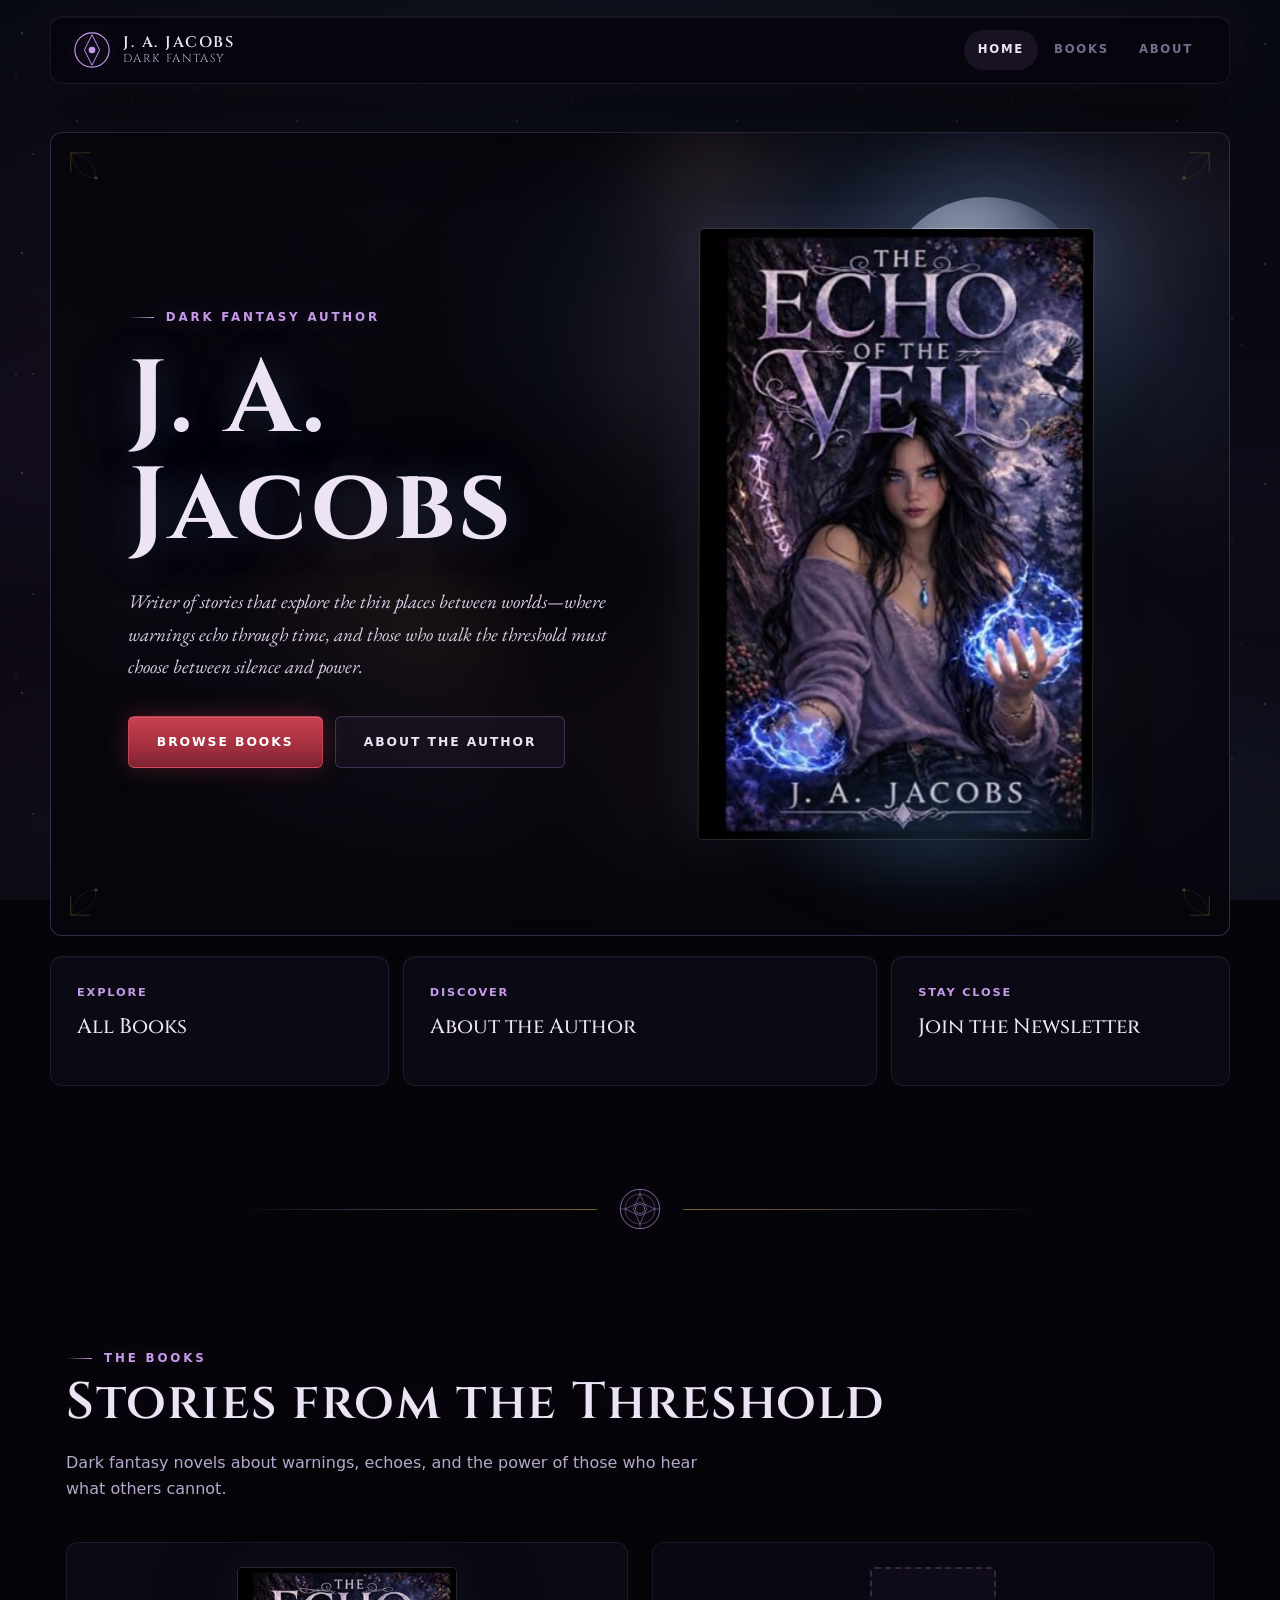
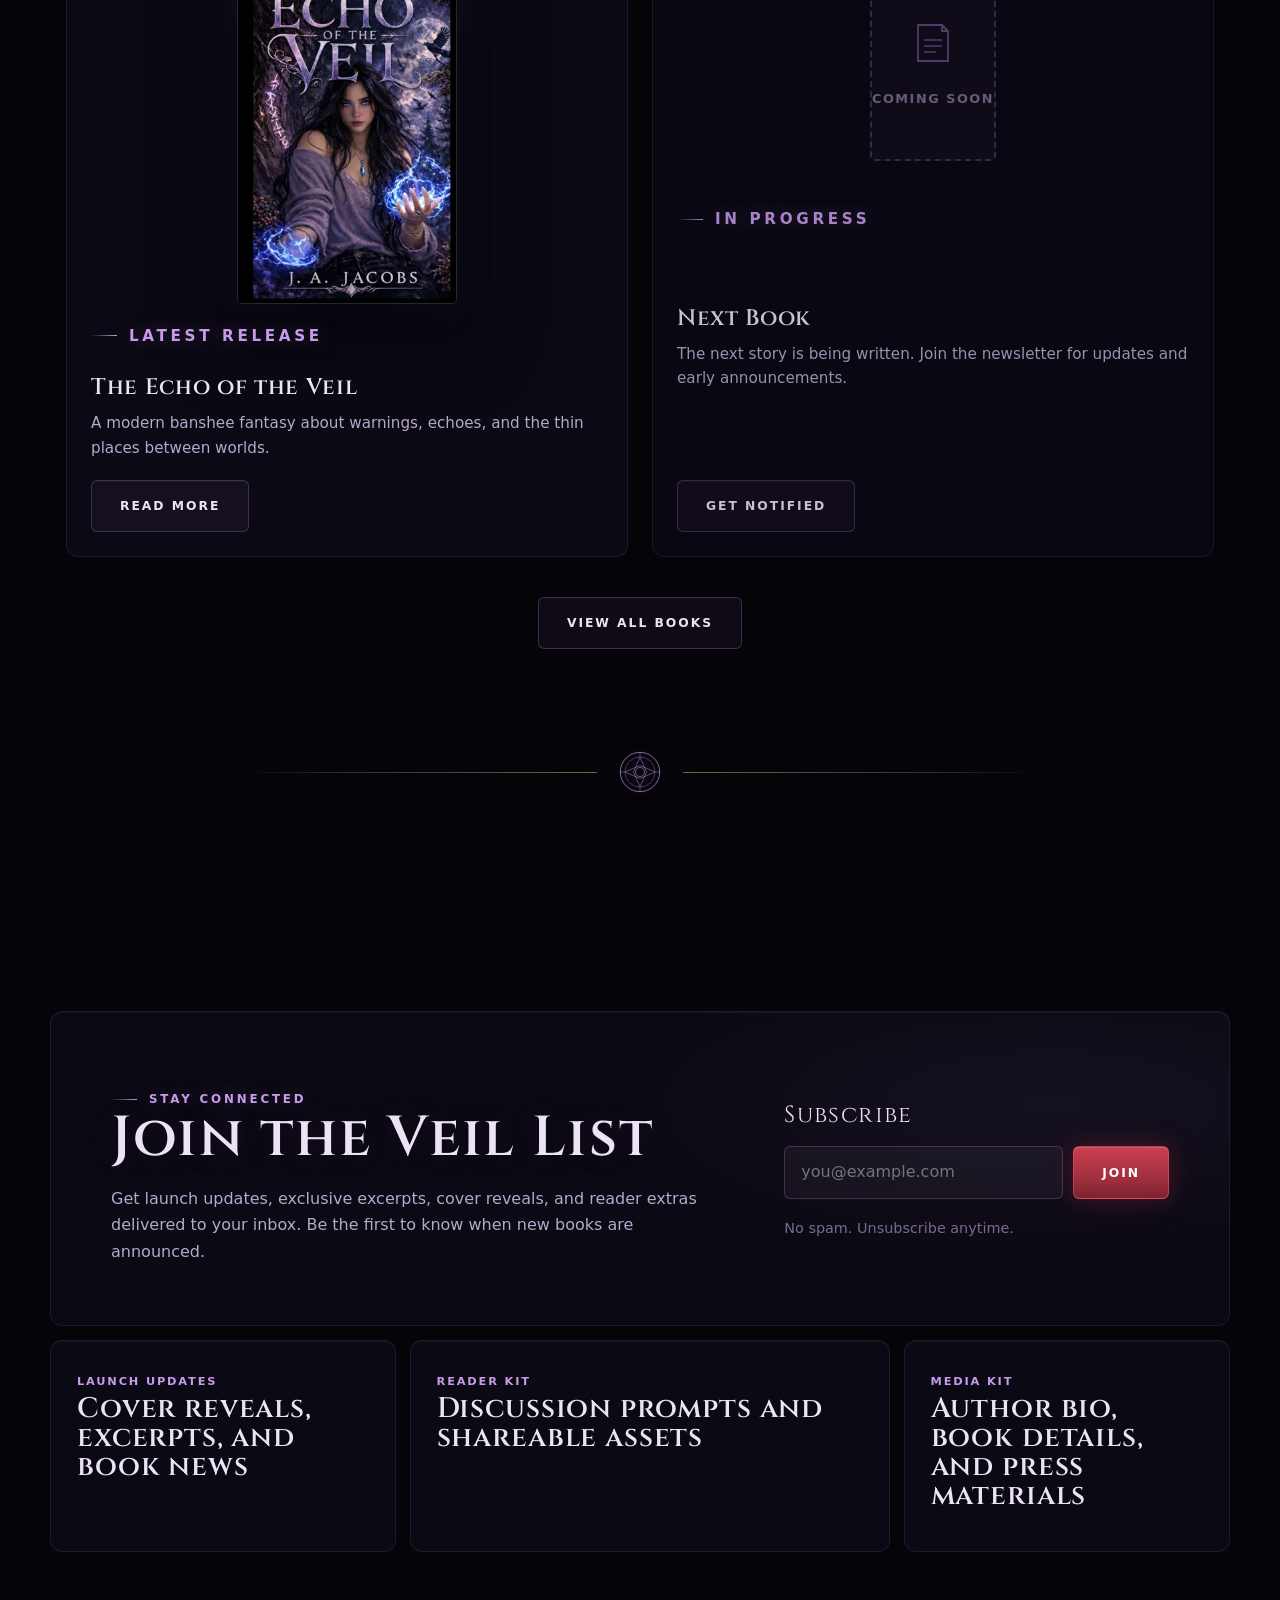
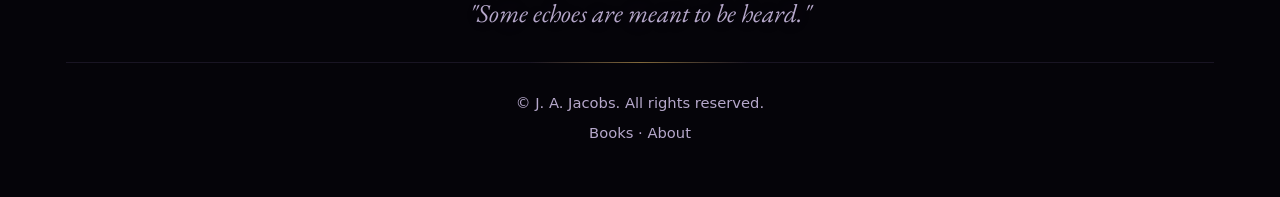
<file: index.html>
<!doctype html>
<html lang="en">
  <head>
    <meta charset="utf-8">
    <meta name="viewport" content="width=device-width, initial-scale=1">
    <title>J. A. Jacobs | Dark Fantasy Author</title>
    <meta
      name="description"
      content="Official website of J. A. Jacobs, author of dark fantasy novels including The Echo of the Veil."
    >
    <meta property="og:title" content="J. A. Jacobs | Dark Fantasy Author">
    <meta
      property="og:description"
      content="Official website of J. A. Jacobs, author of dark fantasy novels including The Echo of the Veil."
    >
    <meta property="og:image" content="echo-of-the-veil-cover.jpg">
    <link rel="icon" href="favicon.svg" type="image/svg+xml">
    <link rel="stylesheet" href="styles.css">
  </head>
  <body>
    <!--
    ============================================================================
    SHARED SVG DEFS
    Copy this entire <svg> block to every page. It defines reusable icons/symbols.
    ============================================================================
    -->
    <svg width="0" height="0" style="position:absolute" aria-hidden="true">
      <defs>
        <symbol id="sigil" viewBox="0 0 64 64">
          <circle cx="32" cy="32" r="30" fill="none" stroke="currentColor" stroke-width="1"/>
          <circle cx="32" cy="32" r="23" fill="none" stroke="currentColor" stroke-width="0.5"/>
          <circle cx="32" cy="32" r="7" fill="none" stroke="currentColor" stroke-width="0.8"/>
          <path d="M32 9 L42 32 L32 55 L22 32 Z" fill="none" stroke="currentColor" stroke-width="0.7"/>
          <path d="M9 32 L32 22 L55 32 L32 42 Z" fill="none" stroke="currentColor" stroke-width="0.7"/>
          <g stroke="currentColor" stroke-width="0.6">
            <line x1="32" y1="2" x2="32" y2="9"/>
            <line x1="32" y1="55" x2="32" y2="62"/>
            <line x1="2" y1="32" x2="9" y2="32"/>
            <line x1="55" y1="32" x2="62" y2="32"/>
          </g>
        </symbol>
        <symbol id="corner-flourish" viewBox="0 0 60 60">
          <path d="M2 2 L24 2 M2 2 L2 24" fill="none" stroke="currentColor" stroke-width="1"/>
          <path d="M2 2 Q30 8 30 30 M2 2 Q8 30 30 30" fill="none" stroke="currentColor" stroke-width="0.6" opacity="0.7"/>
          <circle cx="30" cy="30" r="2" fill="currentColor"/>
        </symbol>
        <symbol id="brand-glyph" viewBox="0 0 40 40">
          <circle cx="20" cy="20" r="18" fill="none" stroke="currentColor" stroke-width="1.2"/>
          <path d="M20 4 L28 20 L20 36 L12 20 Z" fill="none" stroke="currentColor" stroke-width="1"/>
          <circle cx="20" cy="20" r="3.5" fill="currentColor"/>
        </symbol>
        <symbol id="ico-veil" viewBox="0 0 32 32">
          <path d="M4 6 Q16 14 28 6 L28 26 Q16 18 4 26 Z" fill="none" stroke="currentColor" stroke-width="1.2"/>
        </symbol>
        <symbol id="ico-banshee" viewBox="0 0 32 32">
          <circle cx="16" cy="11" r="6" fill="none" stroke="currentColor" stroke-width="1.2"/>
          <path d="M6 30 Q16 18 26 30" fill="none" stroke="currentColor" stroke-width="1.2"/>
        </symbol>
        <symbol id="ico-raven" viewBox="0 0 32 32">
          <path d="M3 18 Q12 8 16 16 Q20 8 29 18 Q20 16 16 22 Q12 16 3 18 Z" fill="currentColor"/>
        </symbol>
        <symbol id="ico-cry" viewBox="0 0 32 32">
          <circle cx="16" cy="16" r="3.5" fill="currentColor"/>
          <circle cx="16" cy="16" r="8" fill="none" stroke="currentColor" stroke-width="1" opacity="0.7"/>
          <circle cx="16" cy="16" r="13" fill="none" stroke="currentColor" stroke-width="0.8" opacity="0.4"/>
        </symbol>
        <symbol id="ico-book" viewBox="0 0 32 32">
          <path d="M6 4 L6 28 L26 28 L26 8 L22 4 Z" fill="none" stroke="currentColor" stroke-width="1.2"/>
          <path d="M22 4 L22 8 L26 8" fill="none" stroke="currentColor" stroke-width="1.2"/>
          <line x1="10" y1="14" x2="22" y2="14" stroke="currentColor" stroke-width="1"/>
          <line x1="10" y1="18" x2="22" y2="18" stroke="currentColor" stroke-width="1"/>
          <line x1="10" y1="22" x2="18" y2="22" stroke="currentColor" stroke-width="1"/>
        </symbol>
        <symbol id="ico-pen" viewBox="0 0 32 32">
          <path d="M6 26 L8 20 L24 4 L28 8 L12 24 Z" fill="none" stroke="currentColor" stroke-width="1.2"/>
          <line x1="20" y1="8" x2="24" y2="12" stroke="currentColor" stroke-width="1"/>
        </symbol>
        <symbol id="ico-mail" viewBox="0 0 32 32">
          <rect x="4" y="8" width="24" height="16" rx="2" fill="none" stroke="currentColor" stroke-width="1.2"/>
          <path d="M4 10 L16 18 L28 10" fill="none" stroke="currentColor" stroke-width="1.2"/>
        </symbol>
      </defs>
    </svg>
    <!-- END SHARED SVG DEFS -->

    <div class="atmosphere" aria-hidden="true"></div>

    <div class="site-shell">
      <!--
      ============================================================================
      SHARED HEADER
      Copy this <header> block to every page. Update the "active" class on nav
      links to match the current page.
      ============================================================================
      -->
      <header class="site-header" data-header>
        <a class="brand" href="index.html" aria-label="J. A. Jacobs home">
          <span class="brand-mark" aria-hidden="true"><svg><use href="#brand-glyph"></use></svg></span>
          <span>
            <span class="brand-title">J. A. Jacobs</span>
            <span class="brand-subtitle">Dark Fantasy</span>
          </span>
        </a>

        <button class="nav-toggle" type="button" aria-expanded="false" aria-controls="site-nav">
          <span class="sr-only">Open navigation</span>
          <span></span><span></span><span></span>
        </button>

        <nav class="site-nav" id="site-nav" aria-label="Primary navigation">
          <a href="index.html" class="nav-active">Home</a>
          <a href="books.html">Books</a>
          <a href="about.html">About</a>
        </nav>
      </header>
      <!-- END SHARED HEADER -->

      <main id="top">
        <!-- HERO: Author Introduction -->
        <section class="hero section-frame hero-author-intro">
          <div class="section-bg" aria-hidden="true">
            <img src="echo-of-the-veil-cover.jpg" alt="">
          </div>
          <div class="moon" aria-hidden="true"></div>
          <span class="corner corner-tl" aria-hidden="true"><svg><use href="#corner-flourish"></use></svg></span>
          <span class="corner corner-tr" aria-hidden="true"><svg><use href="#corner-flourish"></use></svg></span>
          <span class="corner corner-bl" aria-hidden="true"><svg><use href="#corner-flourish"></use></svg></span>
          <span class="corner corner-br" aria-hidden="true"><svg><use href="#corner-flourish"></use></svg></span>

          <div class="hero-copy">
            <p class="eyebrow">Dark Fantasy Author</p>
            <h1>J. A. Jacobs</h1>
            <p class="hero-lede">
              Writer of stories that explore the thin places between worlds—where warnings echo through time, 
              and those who walk the threshold must choose between silence and power.
            </p>
            <div class="button-row">
              <a class="button button-primary" href="books.html">Browse Books</a>
              <a class="button button-secondary" href="about.html">About the Author</a>
            </div>
          </div>

          <div class="hero-cover-wrap" aria-label="Featured book">
            <a href="book-echo-of-the-veil.html" class="cover-stage">
              <img
                class="book-cover hero-cover"
                src="echo-of-the-veil-cover.jpg"
                alt="Book cover for The Echo of the Veil by J. A. Jacobs"
                width="326"
                height="500"
              >
              <div class="cover-reflection" aria-hidden="true"></div>
            </a>
          </div>
        </section>

        <!-- Quick Navigation -->
        <section class="quick-path reveal" aria-label="Site navigation">
          <a href="books.html">
            <span>Explore</span>
            <strong>All Books</strong>
          </a>
          <a href="about.html">
            <span>Discover</span>
            <strong>About the Author</strong>
          </a>
          <a href="#newsletter">
            <span>Stay Close</span>
            <strong>Join the Newsletter</strong>
          </a>
        </section>

        <div class="ornament-divider" aria-hidden="true">
          <span class="line"></span>
          <svg class="sigil"><use href="#sigil"></use></svg>
          <span class="line"></span>
        </div>

        <!-- Books Section -->
        <section class="home-books-section reveal">
          <div class="section-kicker">The Books</div>
          <div class="section-heading">
            <h2>Stories from the Threshold</h2>
            <p>
              Dark fantasy novels about warnings, echoes, and the power of those who hear what others cannot.
            </p>
          </div>

          <div class="home-book-grid">
            <!-- The Echo of the Veil -->
            <article class="home-book-card">
              <a href="book-echo-of-the-veil.html" class="home-book-cover">
                <img
                  class="book-cover"
                  src="echo-of-the-veil-cover.jpg"
                  alt="The Echo of the Veil cover"
                  width="326"
                  height="500"
                >
              </a>
              <div class="home-book-info">
                <p class="eyebrow">Latest Release</p>
                <h3><a href="book-echo-of-the-veil.html">The Echo of the Veil</a></h3>
                <p>A modern banshee fantasy about warnings, echoes, and the thin places between worlds.</p>
                <a class="button button-secondary" href="book-echo-of-the-veil.html">Read More</a>
              </div>
            </article>

            <!-- Placeholder: Second Book (Coming Soon) -->
            <article class="home-book-card home-book-coming-soon">
              <div class="home-book-cover home-book-placeholder">
                <div class="placeholder-content">
                  <svg class="lore-icon"><use href="#ico-book"></use></svg>
                  <span>Coming Soon</span>
                </div>
              </div>
              <div class="home-book-info">
                <p class="eyebrow">In Progress</p>
                <h3>Next Book</h3>
                <p>The next story is being written. Join the newsletter for updates and early announcements.</p>
                <a class="button button-secondary" href="#newsletter">Get Notified</a>
              </div>
            </article>
          </div>

          <div class="section-cta">
            <a class="button button-secondary" href="books.html">View All Books</a>
          </div>
        </section>

        <div class="ornament-divider" aria-hidden="true">
          <span class="line"></span>
          <svg class="sigil"><use href="#sigil"></use></svg>
          <span class="line"></span>
        </div>

        <!-- Newsletter Section -->
        <section class="author-events reveal" id="newsletter">
          <div class="author-panel">
            <div>
              <p class="eyebrow">Stay Connected</p>
              <h2>Join the Veil List</h2>
              <p>
                Get launch updates, exclusive excerpts, cover reveals, and reader extras delivered to your inbox. 
                Be the first to know when new books are announced.
              </p>
            </div>
            <form class="newsletter-form" action="https://jajacobsauthor.us19.list-manage.com/subscribe/post?u=ad689e0655a81320a0ab4e6e4&amp;id=34e44cecb8&amp;f_id=00edc2e1f0" method="post" data-newsletter novalidate>
              <label for="email">Subscribe</label>
              <div class="form-row">
                <input id="email" name="email" type="email" placeholder="you@example.com" autocomplete="email" required>
                <button class="button button-primary" type="submit">Join</button>
              </div>
              <p class="form-message" data-form-message>No spam. Unsubscribe anytime.</p>
            </form>
          </div>

          <div class="event-strip">
            <article>
              <span>Launch Updates</span>
              <h3>Cover reveals, excerpts, and book news</h3>
            </article>
            <article>
              <span>Reader Kit</span>
              <h3>Discussion prompts and shareable assets</h3>
            </article>
            <article>
              <span>Media Kit</span>
              <h3>Author bio, book details, and press materials</h3>
            </article>
          </div>
        </section>

      </main>

      <!--
      ============================================================================
      SHARED FOOTER
      Copy this <footer> block to every page.
      ============================================================================
      -->
      <footer class="site-footer">
        <p class="footer-quote">"Some echoes are meant to be heard."</p>
        <div class="footer-meta">
          <p>&copy; J. A. Jacobs. All rights reserved.</p>
          <p><a href="books.html">Books</a> · <a href="about.html">About</a></p>
        </div>
      </footer>
      <!-- END SHARED FOOTER -->
    </div>

    <script src="script.js"></script>
  </body>
</html>
</file>
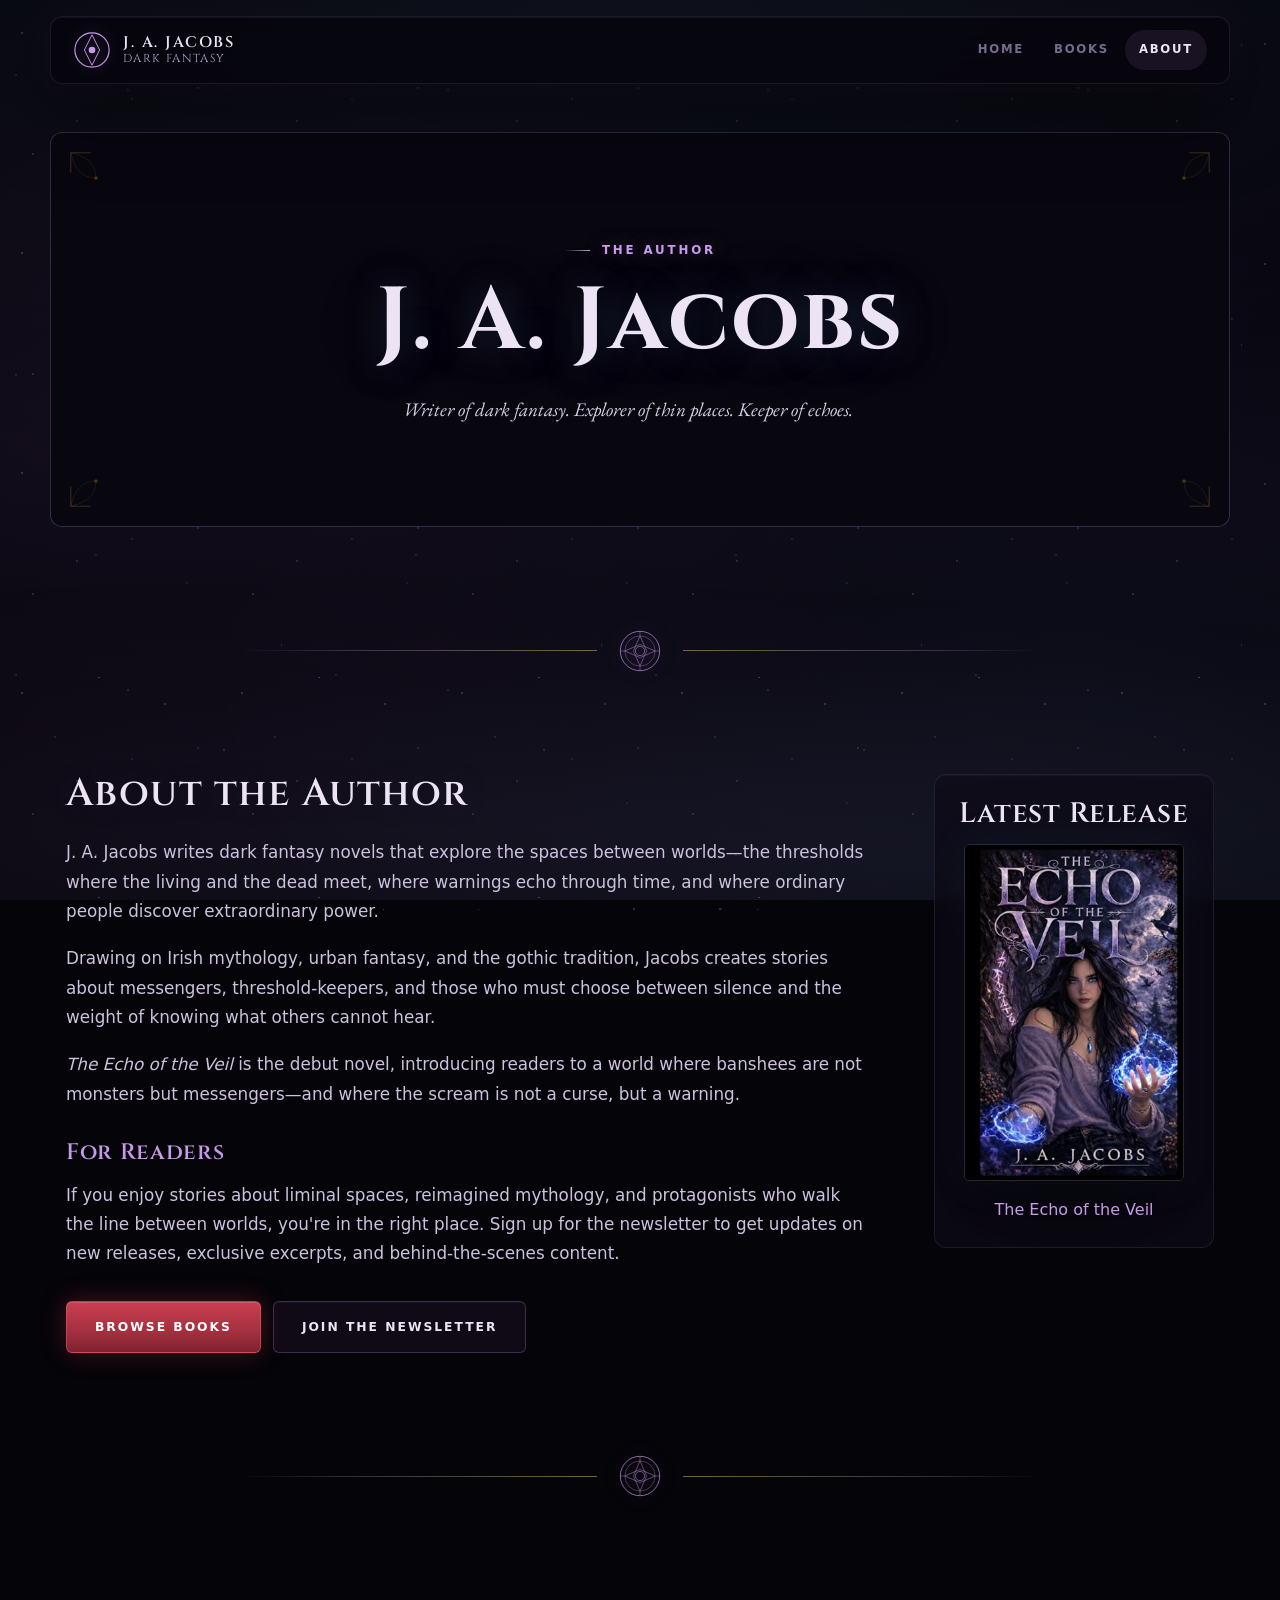
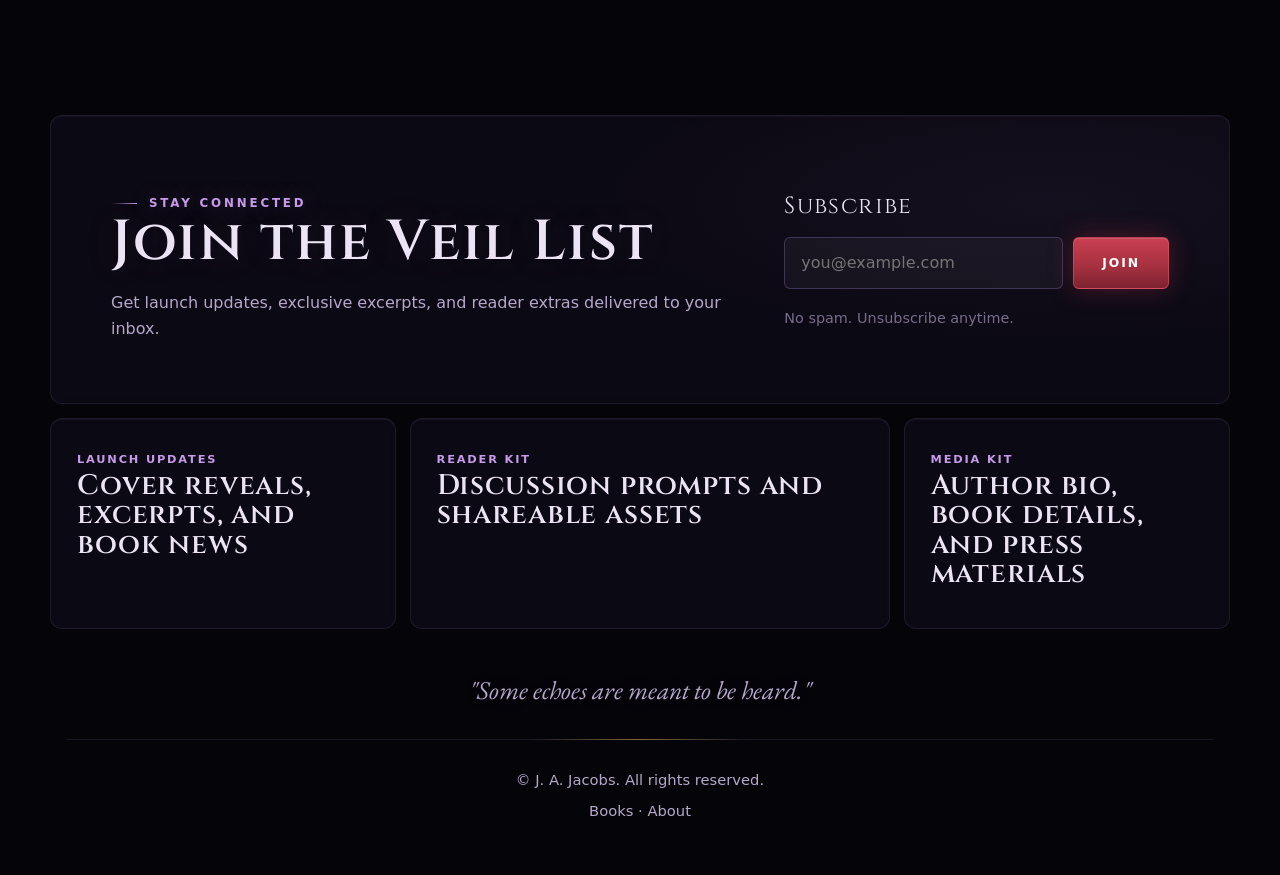
<file: about.html>
<!doctype html>
<html lang="en">
  <head>
    <meta charset="utf-8">
    <meta name="viewport" content="width=device-width, initial-scale=1">
    <title>About | J. A. Jacobs</title>
    <meta
      name="description"
      content="About J. A. Jacobs, author of dark fantasy novels including The Echo of the Veil."
    >
    <meta property="og:title" content="About | J. A. Jacobs">
    <meta
      property="og:description"
      content="About J. A. Jacobs, author of dark fantasy novels including The Echo of the Veil."
    >
    <meta property="og:image" content="echo-of-the-veil-cover.jpg">
    <link rel="icon" href="favicon.svg" type="image/svg+xml">
    <link rel="stylesheet" href="styles.css">
  </head>
  <body>
    <!-- SHARED SVG DEFS - Copy to every page -->
    <svg width="0" height="0" style="position:absolute" aria-hidden="true">
      <defs>
        <symbol id="sigil" viewBox="0 0 64 64">
          <circle cx="32" cy="32" r="30" fill="none" stroke="currentColor" stroke-width="1"/>
          <circle cx="32" cy="32" r="23" fill="none" stroke="currentColor" stroke-width="0.5"/>
          <circle cx="32" cy="32" r="7" fill="none" stroke="currentColor" stroke-width="0.8"/>
          <path d="M32 9 L42 32 L32 55 L22 32 Z" fill="none" stroke="currentColor" stroke-width="0.7"/>
          <path d="M9 32 L32 22 L55 32 L32 42 Z" fill="none" stroke="currentColor" stroke-width="0.7"/>
          <g stroke="currentColor" stroke-width="0.6">
            <line x1="32" y1="2" x2="32" y2="9"/>
            <line x1="32" y1="55" x2="32" y2="62"/>
            <line x1="2" y1="32" x2="9" y2="32"/>
            <line x1="55" y1="32" x2="62" y2="32"/>
          </g>
        </symbol>
        <symbol id="corner-flourish" viewBox="0 0 60 60">
          <path d="M2 2 L24 2 M2 2 L2 24" fill="none" stroke="currentColor" stroke-width="1"/>
          <path d="M2 2 Q30 8 30 30 M2 2 Q8 30 30 30" fill="none" stroke="currentColor" stroke-width="0.6" opacity="0.7"/>
          <circle cx="30" cy="30" r="2" fill="currentColor"/>
        </symbol>
        <symbol id="brand-glyph" viewBox="0 0 40 40">
          <circle cx="20" cy="20" r="18" fill="none" stroke="currentColor" stroke-width="1.2"/>
          <path d="M20 4 L28 20 L20 36 L12 20 Z" fill="none" stroke="currentColor" stroke-width="1"/>
          <circle cx="20" cy="20" r="3.5" fill="currentColor"/>
        </symbol>
        <symbol id="ico-pen" viewBox="0 0 32 32">
          <path d="M6 26 L8 20 L24 4 L28 8 L12 24 Z" fill="none" stroke="currentColor" stroke-width="1.2"/>
          <line x1="20" y1="8" x2="24" y2="12" stroke="currentColor" stroke-width="1"/>
        </symbol>
      </defs>
    </svg>
    <!-- END SHARED SVG DEFS -->

    <div class="atmosphere" aria-hidden="true"></div>

    <div class="site-shell">
      <!-- SHARED HEADER - Copy to every page, update nav-active class -->
      <header class="site-header" data-header>
        <a class="brand" href="index.html" aria-label="J. A. Jacobs home">
          <span class="brand-mark" aria-hidden="true"><svg><use href="#brand-glyph"></use></svg></span>
          <span>
            <span class="brand-title">J. A. Jacobs</span>
            <span class="brand-subtitle">Dark Fantasy</span>
          </span>
        </a>

        <button class="nav-toggle" type="button" aria-expanded="false" aria-controls="site-nav">
          <span class="sr-only">Open navigation</span>
          <span></span><span></span><span></span>
        </button>

        <nav class="site-nav" id="site-nav" aria-label="Primary navigation">
          <a href="index.html">Home</a>
          <a href="books.html">Books</a>
          <a href="about.html" class="nav-active">About</a>
        </nav>
      </header>
      <!-- END SHARED HEADER -->

      <main id="top">
        <!-- PAGE HEADER -->
        <section class="page-header section-frame reveal">
          <span class="corner corner-tl" aria-hidden="true"><svg><use href="#corner-flourish"></use></svg></span>
          <span class="corner corner-tr" aria-hidden="true"><svg><use href="#corner-flourish"></use></svg></span>
          <span class="corner corner-bl" aria-hidden="true"><svg><use href="#corner-flourish"></use></svg></span>
          <span class="corner corner-br" aria-hidden="true"><svg><use href="#corner-flourish"></use></svg></span>
          
          <div class="page-header-content">
            <p class="eyebrow">The Author</p>
            <h1>J. A. Jacobs</h1>
            <p class="hero-lede">
              Writer of dark fantasy. Explorer of thin places. Keeper of echoes.
            </p>
          </div>
        </section>

        <div class="ornament-divider" aria-hidden="true">
          <span class="line"></span>
          <svg class="sigil"><use href="#sigil"></use></svg>
          <span class="line"></span>
        </div>

        <!-- AUTHOR BIO -->
        <section class="about-section reveal">
          <div class="about-content">
            <div class="about-text">
              <h2>About the Author</h2>
              <p>
                J. A. Jacobs writes dark fantasy novels that explore the spaces between worlds—the thresholds where the living and the dead meet, where warnings echo through time, and where ordinary people discover extraordinary power.
              </p>
              <p>
                Drawing on Irish mythology, urban fantasy, and the gothic tradition, Jacobs creates stories about messengers, threshold-keepers, and those who must choose between silence and the weight of knowing what others cannot hear.
              </p>
              <p>
                <em>The Echo of the Veil</em> is the debut novel, introducing readers to a world where banshees are not monsters but messengers—and where the scream is not a curse, but a warning.
              </p>
              
              <h3>For Readers</h3>
              <p>
                If you enjoy stories about liminal spaces, reimagined mythology, and protagonists who walk the line between worlds, you're in the right place. Sign up for the newsletter to get updates on new releases, exclusive excerpts, and behind-the-scenes content.
              </p>
              
              <div class="button-row">
                <a class="button button-primary" href="books.html">Browse Books</a>
                <a class="button button-secondary" href="#newsletter">Join the Newsletter</a>
              </div>
            </div>

            <aside class="about-sidebar">
              <div class="feature-panel">
                <h3>Latest Release</h3>
                <a href="book-echo-of-the-veil.html">
                  <img
                    class="book-cover"
                    src="echo-of-the-veil-cover.jpg"
                    alt="The Echo of the Veil cover"
                    width="326"
                    height="500"
                    style="width: 100%; max-width: 220px; margin: 16px auto; display: block;"
                  >
                </a>
                <p style="text-align: center; margin-top: 12px;">
                  <a href="book-echo-of-the-veil.html" style="color: var(--accent-strong);">The Echo of the Veil</a>
                </p>
              </div>
            </aside>
          </div>
        </section>

        <div class="ornament-divider" aria-hidden="true">
          <span class="line"></span>
          <svg class="sigil"><use href="#sigil"></use></svg>
          <span class="line"></span>
        </div>

        <!-- NEWSLETTER / EVENTS -->
        <section class="author-events reveal">
          <div class="author-panel">
            <div>
              <p class="eyebrow">Stay Connected</p>
              <h2>Join the Veil List</h2>
              <p>
                Get launch updates, exclusive excerpts, and reader extras delivered to your inbox.
              </p>
            </div>
            <form class="newsletter-form" action="https://jajacobsauthor.us19.list-manage.com/subscribe/post?u=ad689e0655a81320a0ab4e6e4&amp;id=34e44cecb8&amp;f_id=00edc2e1f0" method="post" data-newsletter novalidate>
              <label for="email">Subscribe</label>
              <div class="form-row">
                <input id="email" name="email" type="email" placeholder="you@example.com" autocomplete="email" required>
                <button class="button button-primary" type="submit">Join</button>
              </div>
              <p class="form-message" data-form-message>No spam. Unsubscribe anytime.</p>
            </form>
          </div>

          <div class="event-strip">
            <article>
              <span>Launch Updates</span>
              <h3>Cover reveals, excerpts, and book news</h3>
            </article>
            <article>
              <span>Reader Kit</span>
              <h3>Discussion prompts and shareable assets</h3>
            </article>
            <article>
              <span>Media Kit</span>
              <h3>Author bio, book details, and press materials</h3>
            </article>
          </div>
        </section>

      </main>

      <!-- SHARED FOOTER - Copy to every page -->
      <footer class="site-footer">
        <p class="footer-quote">"Some echoes are meant to be heard."</p>
        <div class="footer-meta">
          <p>&copy; J. A. Jacobs. All rights reserved.</p>
          <p><a href="books.html">Books</a> · <a href="about.html">About</a></p>
        </div>
      </footer>
      <!-- END SHARED FOOTER -->
    </div>

    <script src="script.js"></script>
  </body>
</html>
</file>
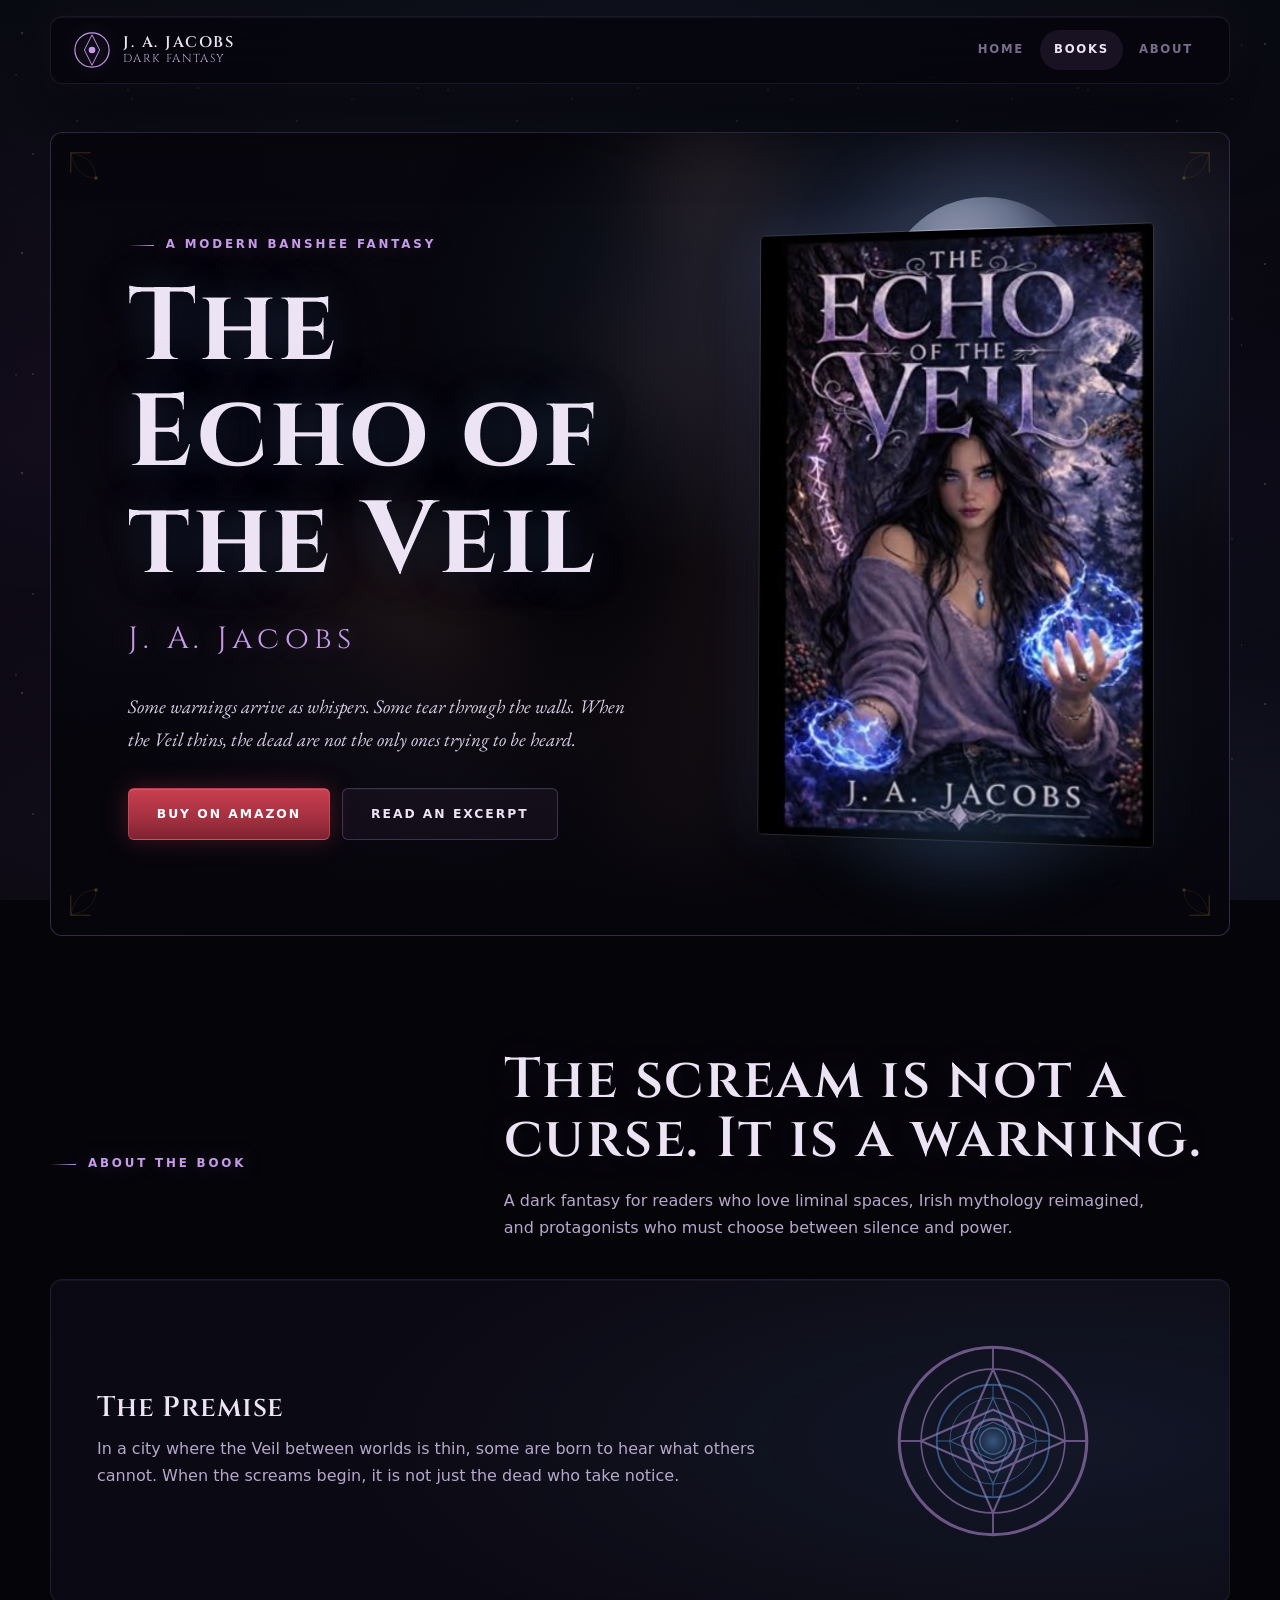
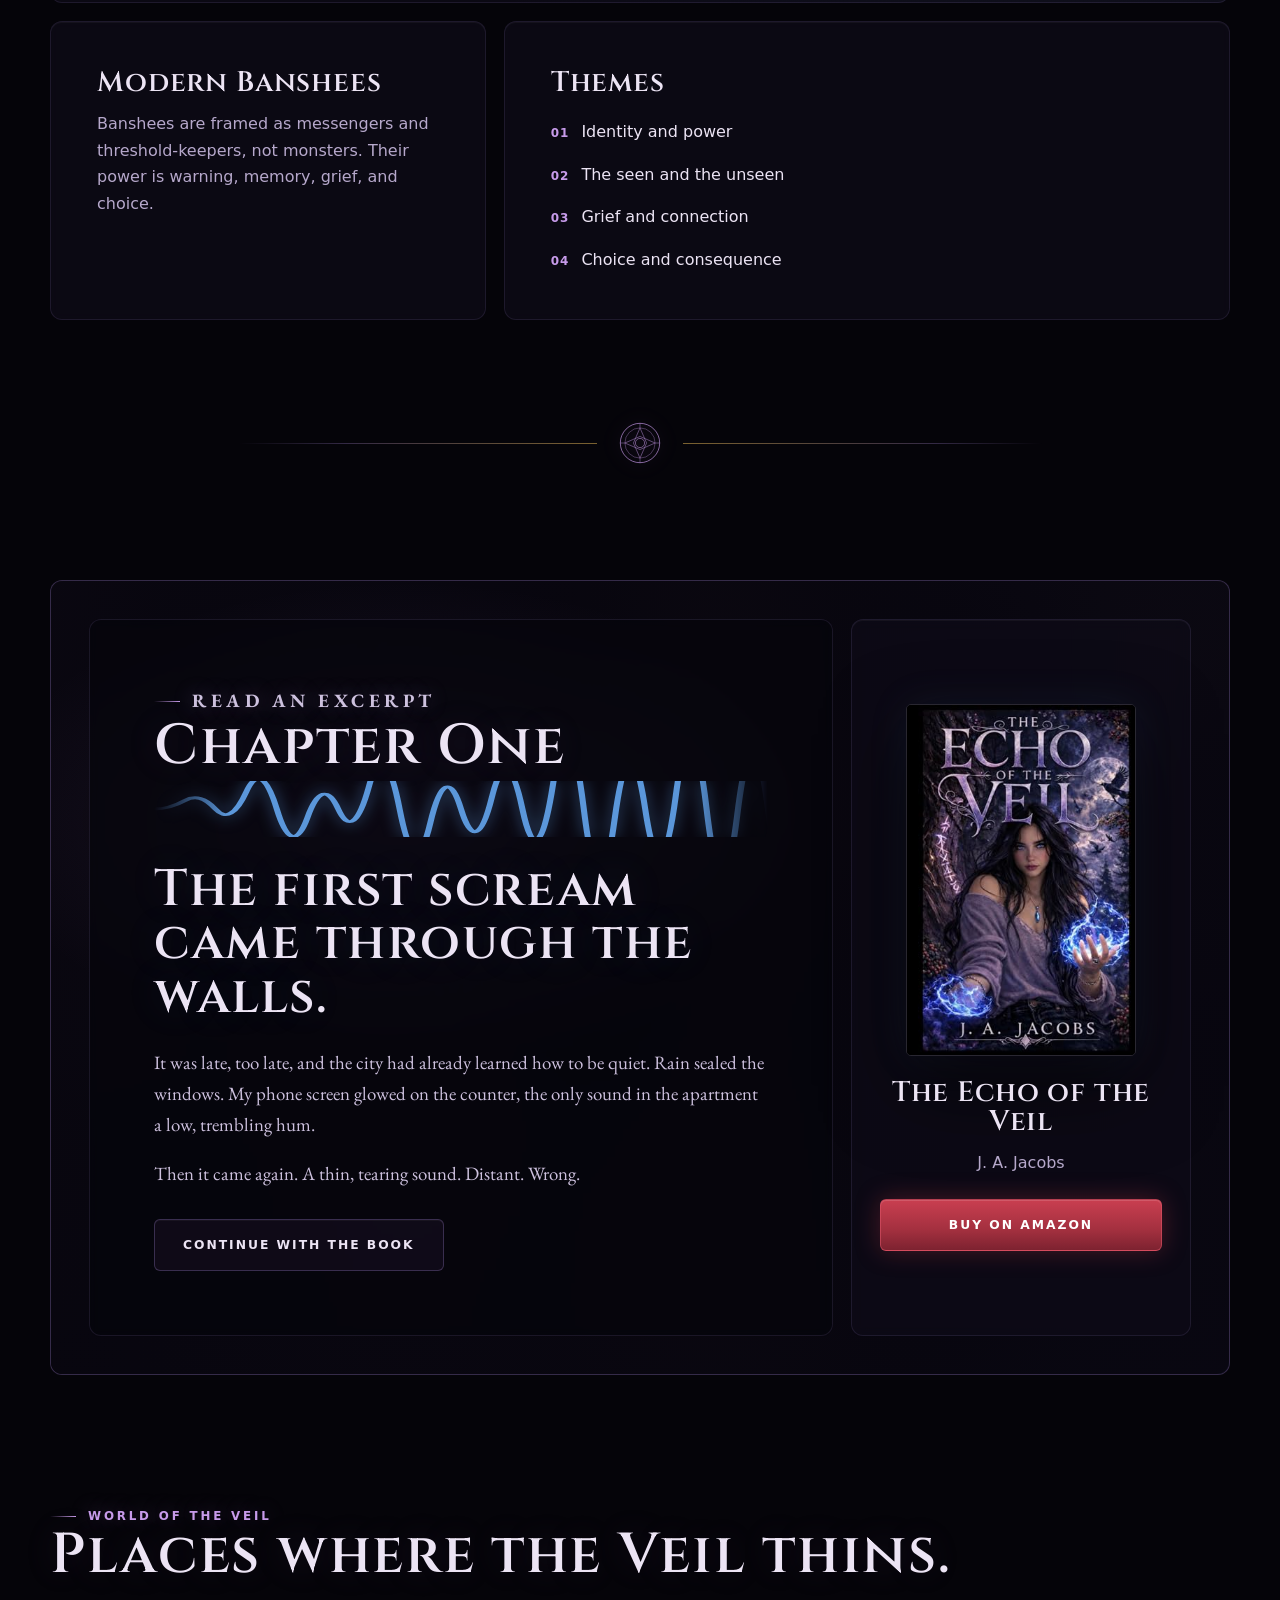
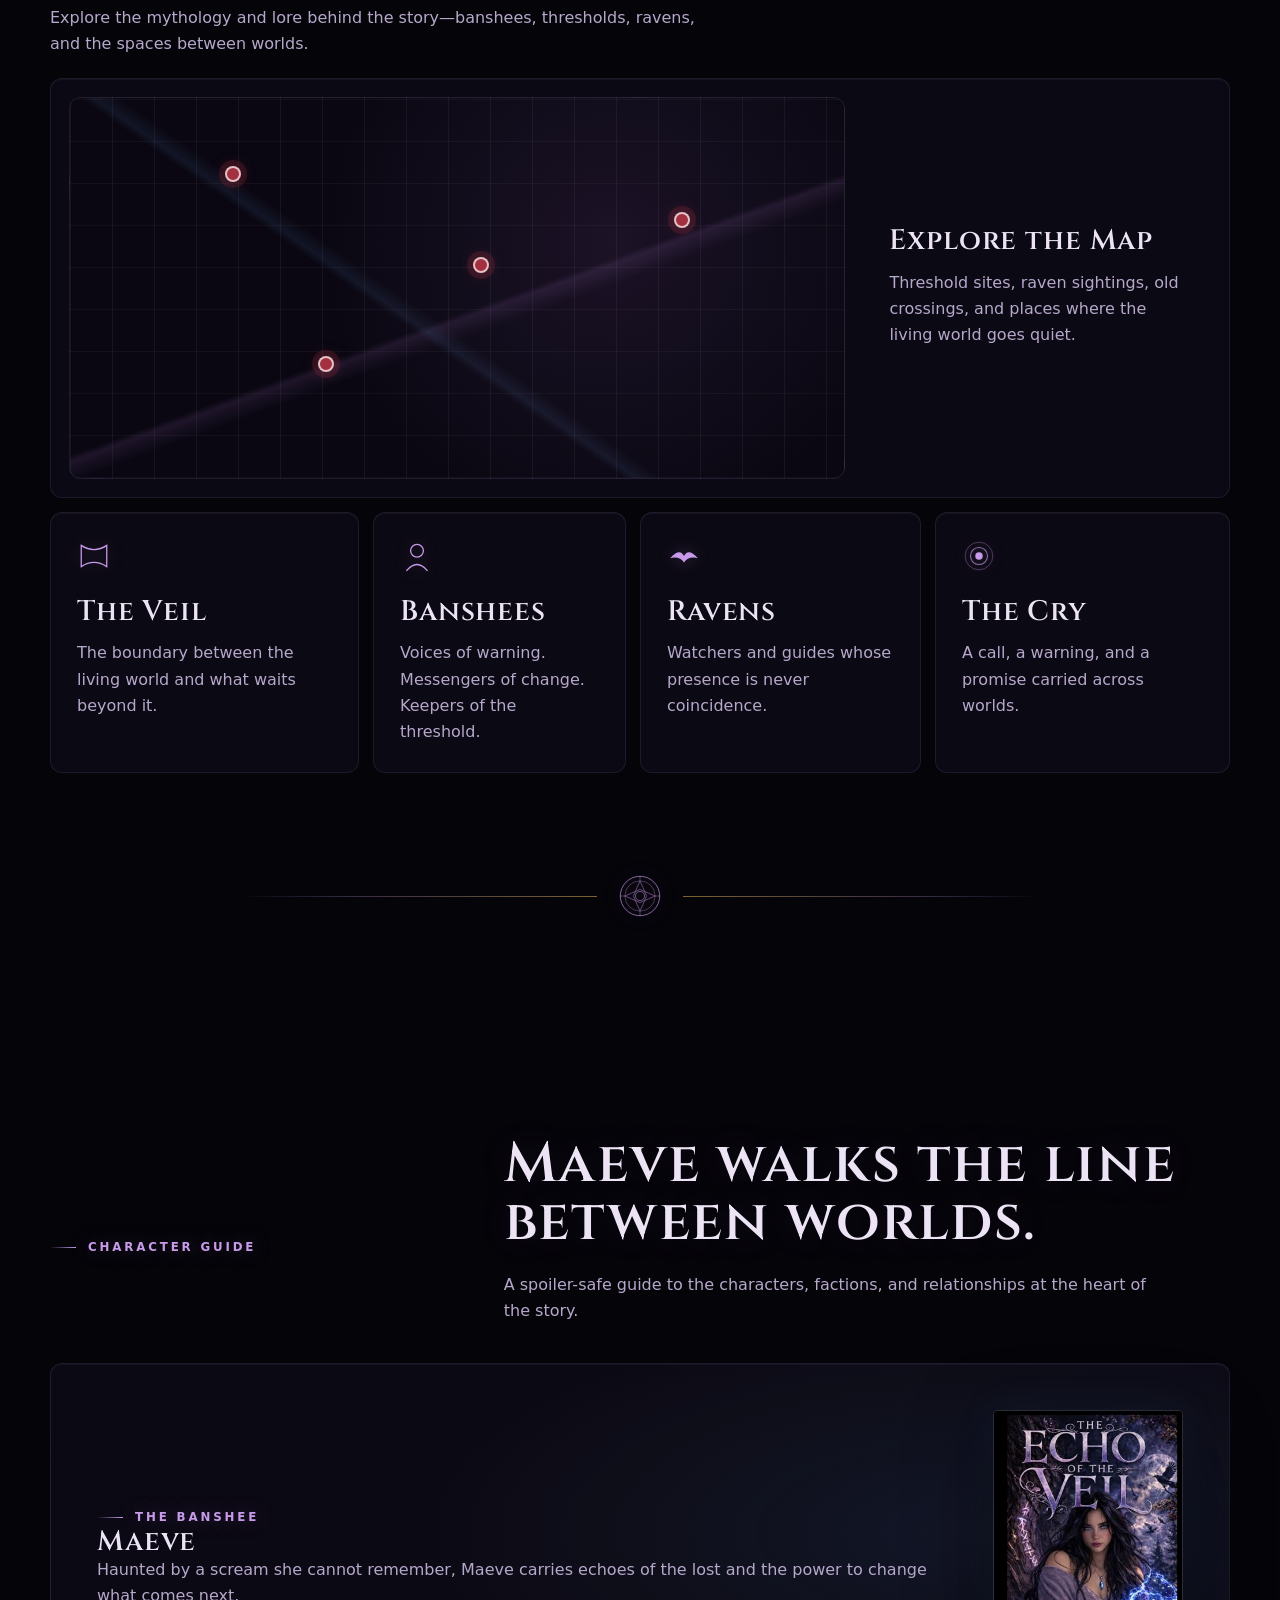
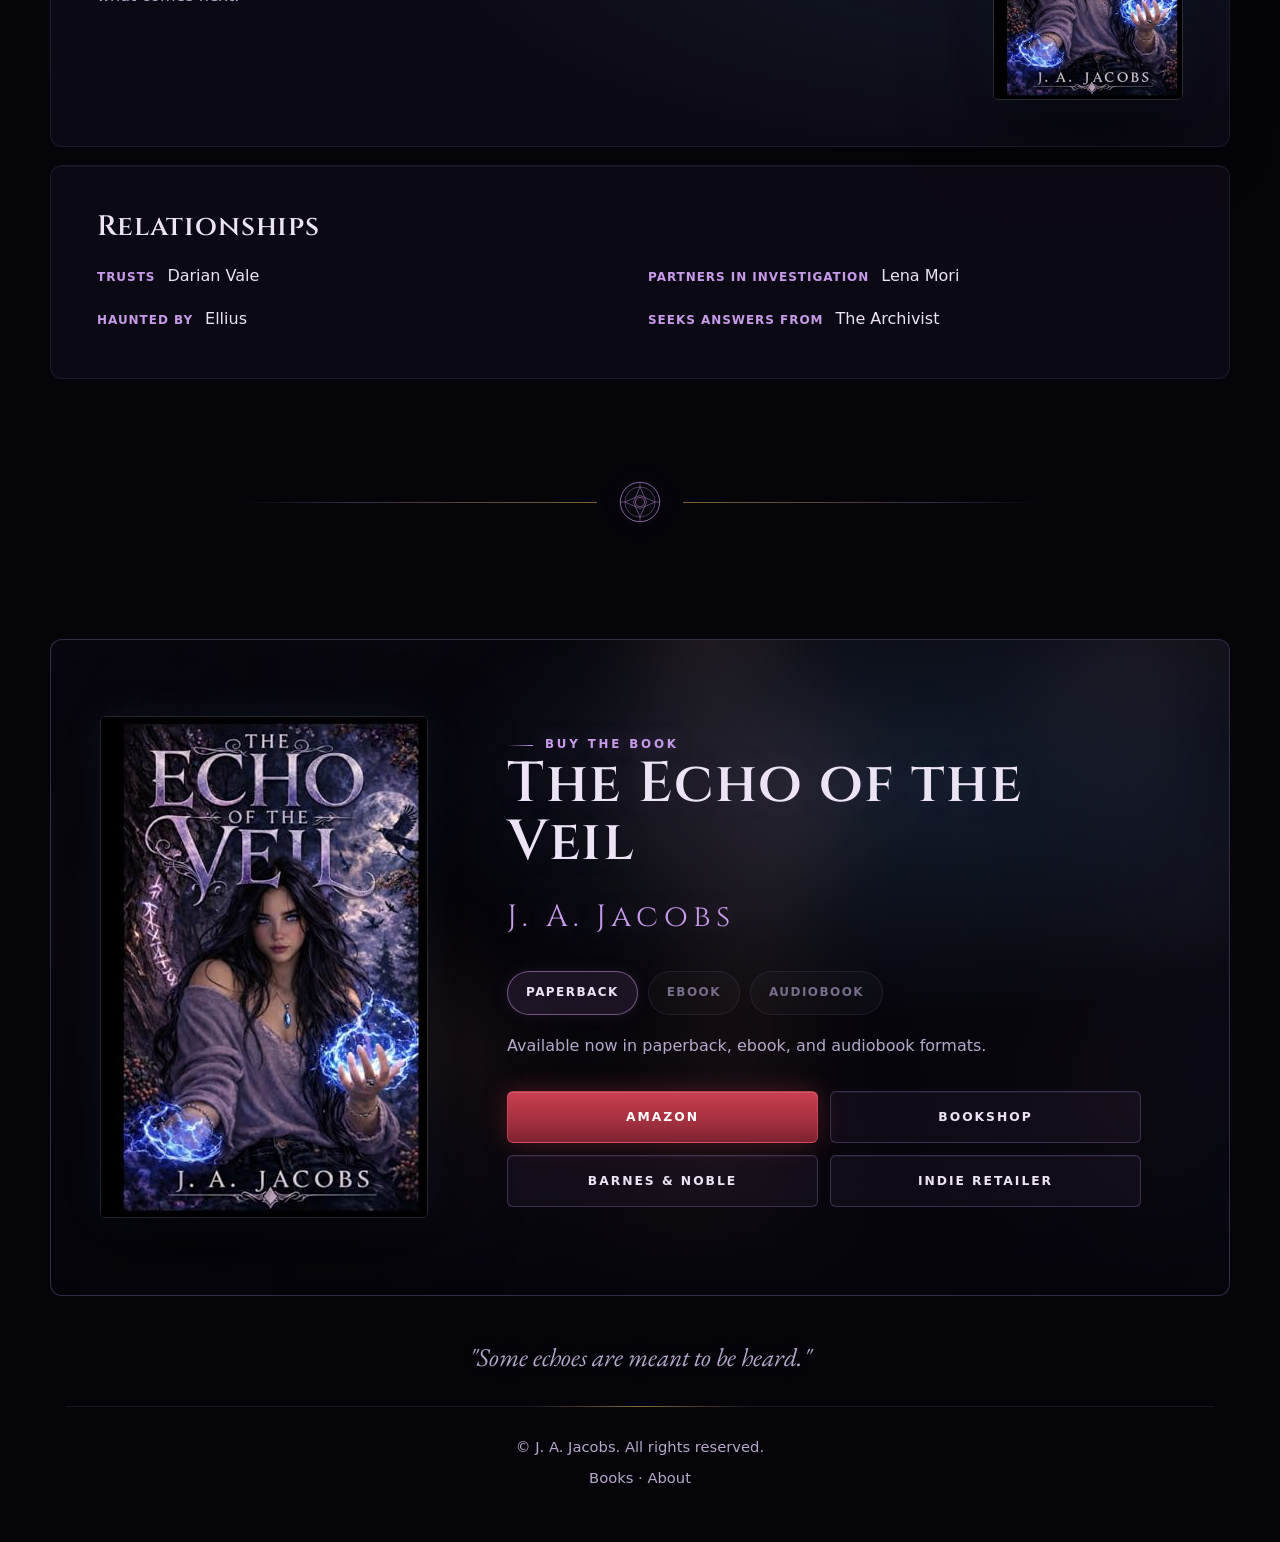
<file: book-echo-of-the-veil.html>
<!doctype html>
<html lang="en">
  <head>
    <meta charset="utf-8">
    <meta name="viewport" content="width=device-width, initial-scale=1">
    <title>The Echo of the Veil | J. A. Jacobs</title>
    <meta
      name="description"
      content="The Echo of the Veil by J. A. Jacobs - A modern banshee fantasy about warnings, echoes, and the thin places between worlds."
    >
    <meta property="og:title" content="The Echo of the Veil by J. A. Jacobs">
    <meta
      property="og:description"
      content="A modern banshee fantasy about warnings, echoes, and the thin places between worlds."
    >
    <meta property="og:image" content="echo-of-the-veil-cover.jpg">
    <link rel="icon" href="favicon.svg" type="image/svg+xml">
    <link rel="stylesheet" href="styles.css">
  </head>
  <body>
    <!--
    ============================================================================
    HOW TO CREATE A NEW BOOK PAGE:
    1. Duplicate this file and rename it: book-your-book-slug.html
    2. Update the <title> and meta tags with your book's info
    3. Replace all cover images (echo-of-the-veil-cover.jpg) with your book's cover
    4. Update all text content: title, tagline, premise, themes, excerpt, etc.
    5. Update the Amazon/retailer links
    6. Add the new book to books.html in the book grid
    ============================================================================
    -->

    <!-- SHARED SVG DEFS - Copy to every page -->
    <svg width="0" height="0" style="position:absolute" aria-hidden="true">
      <defs>
        <symbol id="sigil" viewBox="0 0 64 64">
          <circle cx="32" cy="32" r="30" fill="none" stroke="currentColor" stroke-width="1"/>
          <circle cx="32" cy="32" r="23" fill="none" stroke="currentColor" stroke-width="0.5"/>
          <circle cx="32" cy="32" r="7" fill="none" stroke="currentColor" stroke-width="0.8"/>
          <path d="M32 9 L42 32 L32 55 L22 32 Z" fill="none" stroke="currentColor" stroke-width="0.7"/>
          <path d="M9 32 L32 22 L55 32 L32 42 Z" fill="none" stroke="currentColor" stroke-width="0.7"/>
          <g stroke="currentColor" stroke-width="0.6">
            <line x1="32" y1="2" x2="32" y2="9"/>
            <line x1="32" y1="55" x2="32" y2="62"/>
            <line x1="2" y1="32" x2="9" y2="32"/>
            <line x1="55" y1="32" x2="62" y2="32"/>
          </g>
        </symbol>
        <symbol id="corner-flourish" viewBox="0 0 60 60">
          <path d="M2 2 L24 2 M2 2 L2 24" fill="none" stroke="currentColor" stroke-width="1"/>
          <path d="M2 2 Q30 8 30 30 M2 2 Q8 30 30 30" fill="none" stroke="currentColor" stroke-width="0.6" opacity="0.7"/>
          <circle cx="30" cy="30" r="2" fill="currentColor"/>
        </symbol>
        <symbol id="brand-glyph" viewBox="0 0 40 40">
          <circle cx="20" cy="20" r="18" fill="none" stroke="currentColor" stroke-width="1.2"/>
          <path d="M20 4 L28 20 L20 36 L12 20 Z" fill="none" stroke="currentColor" stroke-width="1"/>
          <circle cx="20" cy="20" r="3.5" fill="currentColor"/>
        </symbol>
        <symbol id="ico-veil" viewBox="0 0 32 32">
          <path d="M4 6 Q16 14 28 6 L28 26 Q16 18 4 26 Z" fill="none" stroke="currentColor" stroke-width="1.2"/>
        </symbol>
        <symbol id="ico-banshee" viewBox="0 0 32 32">
          <circle cx="16" cy="11" r="6" fill="none" stroke="currentColor" stroke-width="1.2"/>
          <path d="M6 30 Q16 18 26 30" fill="none" stroke="currentColor" stroke-width="1.2"/>
        </symbol>
        <symbol id="ico-raven" viewBox="0 0 32 32">
          <path d="M3 18 Q12 8 16 16 Q20 8 29 18 Q20 16 16 22 Q12 16 3 18 Z" fill="currentColor"/>
        </symbol>
        <symbol id="ico-cry" viewBox="0 0 32 32">
          <circle cx="16" cy="16" r="3.5" fill="currentColor"/>
          <circle cx="16" cy="16" r="8" fill="none" stroke="currentColor" stroke-width="1" opacity="0.7"/>
          <circle cx="16" cy="16" r="13" fill="none" stroke="currentColor" stroke-width="0.8" opacity="0.4"/>
        </symbol>
      </defs>
    </svg>
    <!-- END SHARED SVG DEFS -->

    <div class="atmosphere" aria-hidden="true"></div>

    <div class="site-shell">
      <!-- SHARED HEADER - Copy to every page, update nav-active class -->
      <header class="site-header" data-header>
        <a class="brand" href="index.html" aria-label="J. A. Jacobs home">
          <span class="brand-mark" aria-hidden="true"><svg><use href="#brand-glyph"></use></svg></span>
          <span>
            <span class="brand-title">J. A. Jacobs</span>
            <span class="brand-subtitle">Dark Fantasy</span>
          </span>
        </a>

        <button class="nav-toggle" type="button" aria-expanded="false" aria-controls="site-nav">
          <span class="sr-only">Open navigation</span>
          <span></span><span></span><span></span>
        </button>

        <nav class="site-nav" id="site-nav" aria-label="Primary navigation">
          <a href="index.html">Home</a>
          <a href="books.html" class="nav-active">Books</a>
          <a href="about.html">About</a>
        </nav>
      </header>
      <!-- END SHARED HEADER -->

      <main id="top">
        <!-- BOOK HERO -->
        <section class="hero section-frame">
          <div class="section-bg" aria-hidden="true">
            <img src="echo-of-the-veil-cover.jpg" alt="">
          </div>
          <div class="moon" aria-hidden="true"></div>
          <span class="corner corner-tl" aria-hidden="true"><svg><use href="#corner-flourish"></use></svg></span>
          <span class="corner corner-tr" aria-hidden="true"><svg><use href="#corner-flourish"></use></svg></span>
          <span class="corner corner-bl" aria-hidden="true"><svg><use href="#corner-flourish"></use></svg></span>
          <span class="corner corner-br" aria-hidden="true"><svg><use href="#corner-flourish"></use></svg></span>

          <div class="hero-copy">
            <p class="eyebrow">A modern banshee fantasy</p>
            <h1>The Echo of the Veil</h1>
            <p class="hero-author">J. A. Jacobs</p>
            <p class="hero-lede">
              Some warnings arrive as whispers. Some tear through the walls. When the Veil thins, the dead are not the only ones trying to be heard.
            </p>
            <div class="button-row">
              <a class="button button-primary" href="https://www.amazon.com/Echo-Veil-J-Jacobs/dp/B0GYZ4T7Q2/" target="_blank" rel="noreferrer">
                Buy on Amazon
              </a>
              <a class="button button-secondary" href="#excerpt">Read an Excerpt</a>
            </div>
          </div>

          <div class="hero-cover-wrap" aria-label="Book cover">
            <div class="cover-stage">
              <img
                class="book-cover hero-cover"
                src="echo-of-the-veil-cover.jpg"
                alt="Book cover for The Echo of the Veil by J. A. Jacobs"
                width="326"
                height="500"
              >
              <div class="cover-reflection" aria-hidden="true"></div>
            </div>
          </div>
        </section>

        <!-- BOOK DETAILS -->
        <section class="book-section section-grid reveal" id="book">
          <div class="section-kicker">About the Book</div>
          <div class="section-heading">
            <h2>The scream is not a curse. It is a warning.</h2>
            <p>
              A dark fantasy for readers who love liminal spaces, Irish mythology reimagined, and protagonists who must choose between silence and power.
            </p>
          </div>

          <div class="feature-panel premise-panel">
            <div>
              <h3>The Premise</h3>
              <p>
                In a city where the Veil between worlds is thin, some are born to hear what others cannot. When the screams begin, it is not just the dead who take notice.
              </p>
            </div>
            <div class="sigil-orbit" aria-hidden="true">
              <span class="ring ring-outer"><svg><use href="#sigil"></use></svg></span>
              <span class="ring ring-inner"><svg><use href="#sigil"></use></svg></span>
              <span class="core"></span>
            </div>
          </div>

          <div class="feature-panel notes-panel">
            <h3>Modern Banshees</h3>
            <p>
              Banshees are framed as messengers and threshold-keepers, not monsters. Their power is warning, memory, grief, and choice.
            </p>
          </div>

          <div class="feature-panel themes-panel">
            <h3>Themes</h3>
            <ul class="clean-list">
              <li><span>01</span> Identity and power</li>
              <li><span>02</span> The seen and the unseen</li>
              <li><span>03</span> Grief and connection</li>
              <li><span>04</span> Choice and consequence</li>
            </ul>
          </div>
        </section>

        <div class="ornament-divider" aria-hidden="true">
          <span class="line"></span>
          <svg class="sigil"><use href="#sigil"></use></svg>
          <span class="line"></span>
        </div>

        <!-- EXCERPT -->
        <section class="excerpt section-frame reveal" id="excerpt">
          <div class="section-bg subtle" aria-hidden="true">
            <img src="echo-of-the-veil-cover.jpg" alt="">
          </div>
          <div class="excerpt-copy">
            <p class="eyebrow">Read an Excerpt</p>
            <h2>Chapter One</h2>
            <div class="waveform" aria-hidden="true">
              <svg viewBox="0 0 400 40" preserveAspectRatio="none">
                <path d="M0 20 Q5 20 10 14 T20 20 T30 8 T40 20 T50 26 T60 20 T70 4 T80 20 T90 30 T100 20 T110 12 T120 20 T130 2 T140 20 T150 28 T160 20 T170 10 T180 20 T190 24 T200 20 T210 14 T220 20 T230 6 T240 20 T250 30 T260 20 T270 12 T280 20 T290 4 T300 20 T310 26 T320 20 T330 16 T340 20 T350 8 T360 20 T370 28 T380 20 T390 14 T400 20"
                      fill="none" stroke="currentColor" stroke-width="2"/>
              </svg>
            </div>
            <blockquote>
              The first scream came through the walls.
            </blockquote>
            <p>
              It was late, too late, and the city had already learned how to be quiet. Rain sealed the windows. My phone screen glowed on the counter, the only sound in the apartment a low, trembling hum.
            </p>
            <p>
              Then it came again. A thin, tearing sound. Distant. Wrong.
            </p>
            <a class="button button-secondary" href="#buy" style="margin-top:30px;display:inline-flex">Continue with the Book</a>
          </div>

          <aside class="purchase-card">
            <img
              class="book-cover"
              src="echo-of-the-veil-cover.jpg"
              alt="The Echo of the Veil cover"
              width="326"
              height="500"
            >
            <h3>The Echo of the Veil</h3>
            <p>J. A. Jacobs</p>
            <a class="button button-primary" href="https://www.amazon.com/Echo-Veil-J-Jacobs/dp/B0GYZ4T7Q2/" target="_blank" rel="noreferrer">
              Buy on Amazon
            </a>
          </aside>
        </section>

        <!-- WORLD BUILDING -->
        <section class="world-section reveal" id="world">
          <div class="section-kicker">World of the Veil</div>
          <div class="section-heading">
            <h2>Places where the Veil thins.</h2>
            <p>
              Explore the mythology and lore behind the story—banshees, thresholds, ravens, and the spaces between worlds.
            </p>
          </div>

          <div class="map-panel">
            <div class="map-city" aria-hidden="true">
              <span class="pin pin-a"></span>
              <span class="pin pin-b"></span>
              <span class="pin pin-c"></span>
              <span class="pin pin-d"></span>
            </div>
            <div class="map-copy">
              <h3>Explore the Map</h3>
              <p>Threshold sites, raven sightings, old crossings, and places where the living world goes quiet.</p>
            </div>
          </div>

          <div class="lore-grid">
            <article>
              <svg class="lore-icon"><use href="#ico-veil"></use></svg>
              <h3>The Veil</h3>
              <p>The boundary between the living world and what waits beyond it.</p>
            </article>
            <article>
              <svg class="lore-icon"><use href="#ico-banshee"></use></svg>
              <h3>Banshees</h3>
              <p>Voices of warning. Messengers of change. Keepers of the threshold.</p>
            </article>
            <article>
              <svg class="lore-icon"><use href="#ico-raven"></use></svg>
              <h3>Ravens</h3>
              <p>Watchers and guides whose presence is never coincidence.</p>
            </article>
            <article>
              <svg class="lore-icon"><use href="#ico-cry"></use></svg>
              <h3>The Cry</h3>
              <p>A call, a warning, and a promise carried across worlds.</p>
            </article>
          </div>
        </section>

        <div class="ornament-divider" aria-hidden="true">
          <span class="line"></span>
          <svg class="sigil"><use href="#sigil"></use></svg>
          <span class="line"></span>
        </div>

        <!-- CHARACTERS -->
        <section class="characters section-grid reveal" id="characters">
          <div class="section-kicker">Character Guide</div>
          <div class="section-heading">
            <h2>Maeve walks the line between worlds.</h2>
            <p>
              A spoiler-safe guide to the characters, factions, and relationships at the heart of the story.
            </p>
          </div>

          <article class="character-hero">
            <div>
              <p class="eyebrow">The Banshee</p>
              <h3>Maeve</h3>
              <p>
                Haunted by a scream she cannot remember, Maeve carries echoes of the lost and the power to change what comes next.
              </p>
            </div>
            <img
              class="book-cover small-cover"
              src="echo-of-the-veil-cover.jpg"
              alt="The Echo of the Veil cover featuring Maeve"
              width="326"
              height="500"
            >
          </article>

          <div class="relationship-panel">
            <h3>Relationships</h3>
            <ul class="clean-list">
              <li><span>Trusts</span> Darian Vale</li>
              <li><span>Partners in investigation</span> Lena Mori</li>
              <li><span>Haunted by</span> Ellius</li>
              <li><span>Seeks answers from</span> The Archivist</li>
            </ul>
          </div>
        </section>

        <div class="ornament-divider" aria-hidden="true">
          <span class="line"></span>
          <svg class="sigil"><use href="#sigil"></use></svg>
          <span class="line"></span>
        </div>

        <!-- BUY SECTION -->
        <section class="buy-section section-frame reveal" id="buy">
          <div class="section-bg" aria-hidden="true">
            <img src="echo-of-the-veil-cover.jpg" alt="">
          </div>
          <div class="buy-cover">
            <img
              class="book-cover"
              src="echo-of-the-veil-cover.jpg"
              alt="The Echo of the Veil book cover by J. A. Jacobs"
              width="326"
              height="500"
            >
          </div>
          <div class="buy-copy">
            <p class="eyebrow">Buy the Book</p>
            <h2>The Echo of the Veil</h2>
            <p class="hero-author">J. A. Jacobs</p>
            <div class="edition-tabs" aria-label="Available formats">
              <button type="button" class="active">Paperback</button>
              <button type="button">eBook</button>
              <button type="button">Audiobook</button>
            </div>
            <p>
              Available now in paperback, ebook, and audiobook formats.
            </p>
            <div class="retailer-grid">
              <a class="button button-primary" href="https://www.amazon.com/Echo-Veil-J-Jacobs/dp/B0GYZ4T7Q2/" target="_blank" rel="noreferrer">
                Amazon
              </a>
              <a class="button button-secondary" href="#" aria-disabled="true">Bookshop</a>
              <a class="button button-secondary" href="#" aria-disabled="true">Barnes & Noble</a>
              <a class="button button-secondary" href="#" aria-disabled="true">Indie Retailer</a>
            </div>
          </div>
        </section>
      </main>

      <!-- SHARED FOOTER - Copy to every page -->
      <footer class="site-footer">
        <p class="footer-quote">"Some echoes are meant to be heard."</p>
        <div class="footer-meta">
          <p>&copy; J. A. Jacobs. All rights reserved.</p>
          <p><a href="books.html">Books</a> · <a href="about.html">About</a></p>
        </div>
      </footer>
      <!-- END SHARED FOOTER -->
    </div>

    <script src="script.js"></script>
  </body>
</html>
</file>
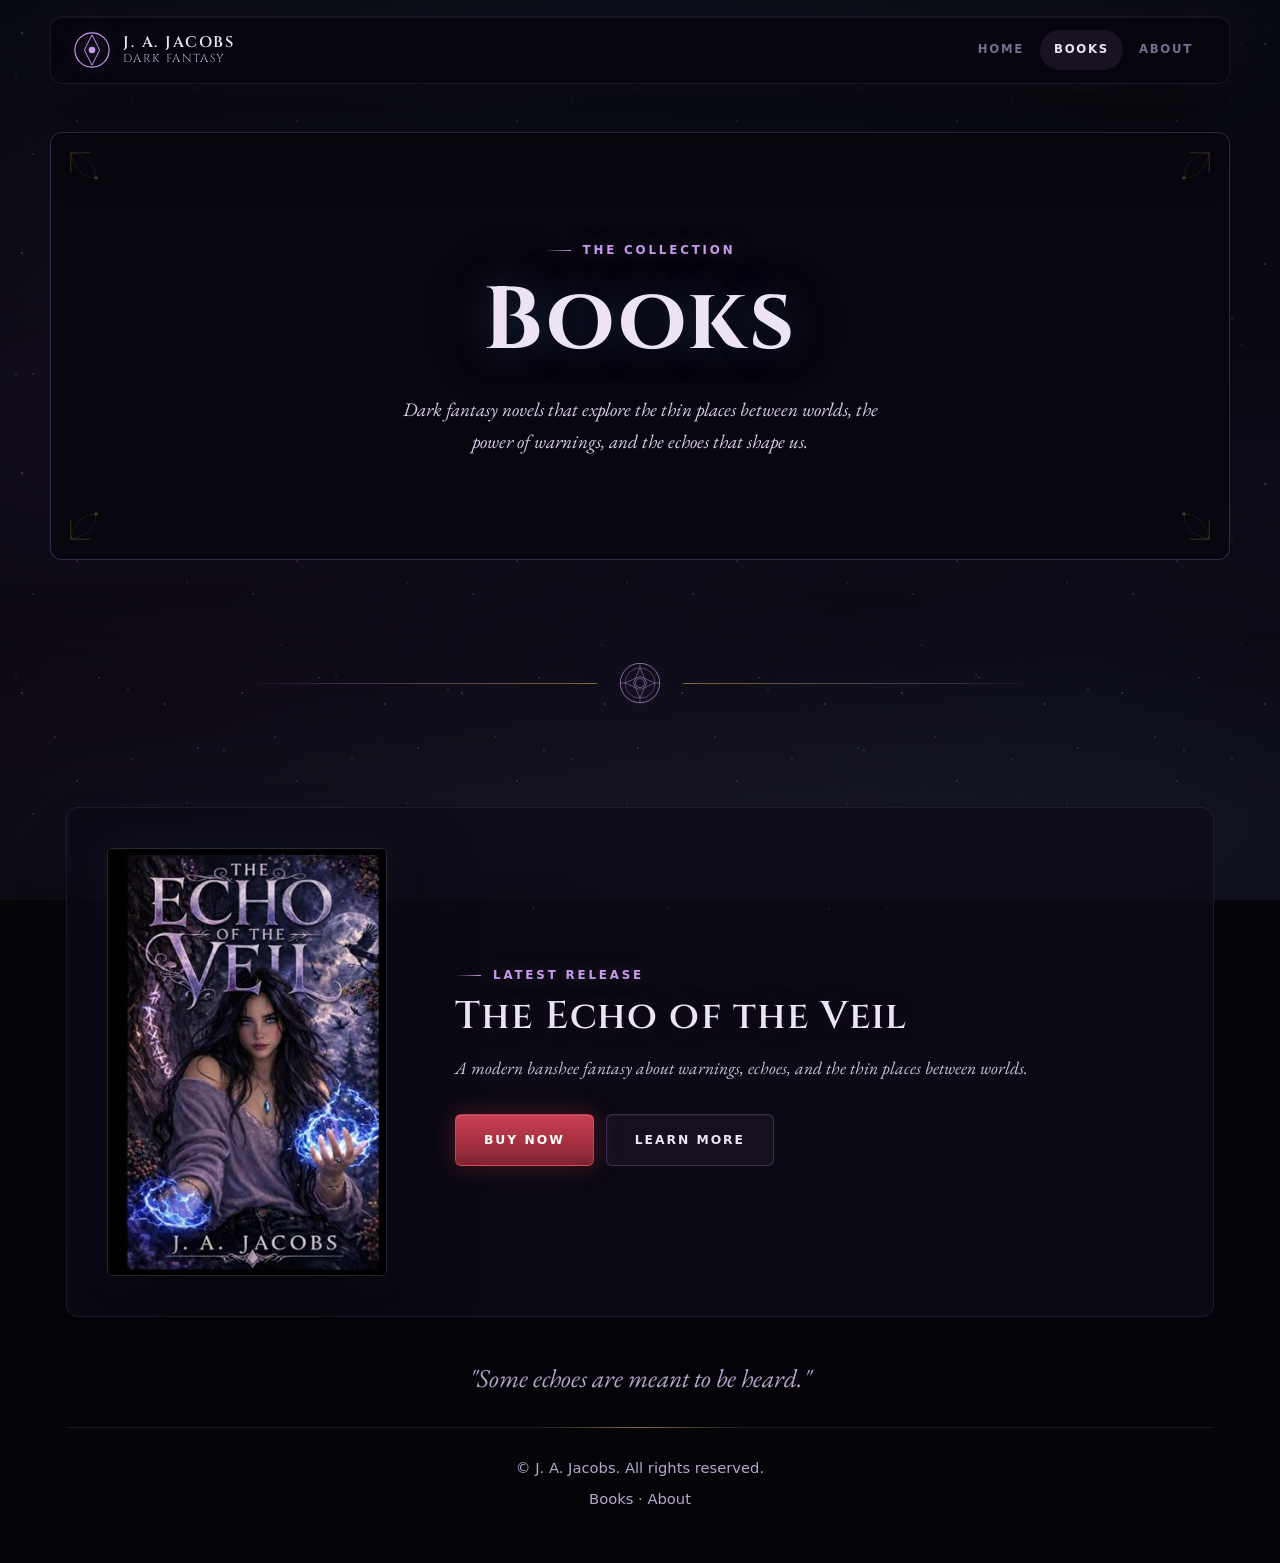
<file: books.html>
<!doctype html>
<html lang="en">
  <head>
    <meta charset="utf-8">
    <meta name="viewport" content="width=device-width, initial-scale=1">
    <title>Books | J. A. Jacobs</title>
    <meta
      name="description"
      content="Browse all books by J. A. Jacobs, author of dark fantasy novels including The Echo of the Veil."
    >
    <meta property="og:title" content="Books | J. A. Jacobs">
    <meta
      property="og:description"
      content="Browse all books by J. A. Jacobs, author of dark fantasy novels."
    >
    <meta property="og:image" content="echo-of-the-veil-cover.jpg">
    <link rel="icon" href="favicon.svg" type="image/svg+xml">
    <link rel="stylesheet" href="styles.css">
  </head>
  <body>
    <!--
    ============================================================================
    HOW TO ADD A NEW BOOK TO THIS PAGE:
    1. Create the book's dedicated page (see book-echo-of-the-veil.html as template)
    2. Add a new <article class="book-card"> in the book-grid section below
    3. Update the cover image, title, tagline, and link to the book page
    ============================================================================
    -->

    <!-- SHARED SVG DEFS - Copy to every page -->
    <svg width="0" height="0" style="position:absolute" aria-hidden="true">
      <defs>
        <symbol id="sigil" viewBox="0 0 64 64">
          <circle cx="32" cy="32" r="30" fill="none" stroke="currentColor" stroke-width="1"/>
          <circle cx="32" cy="32" r="23" fill="none" stroke="currentColor" stroke-width="0.5"/>
          <circle cx="32" cy="32" r="7" fill="none" stroke="currentColor" stroke-width="0.8"/>
          <path d="M32 9 L42 32 L32 55 L22 32 Z" fill="none" stroke="currentColor" stroke-width="0.7"/>
          <path d="M9 32 L32 22 L55 32 L32 42 Z" fill="none" stroke="currentColor" stroke-width="0.7"/>
          <g stroke="currentColor" stroke-width="0.6">
            <line x1="32" y1="2" x2="32" y2="9"/>
            <line x1="32" y1="55" x2="32" y2="62"/>
            <line x1="2" y1="32" x2="9" y2="32"/>
            <line x1="55" y1="32" x2="62" y2="32"/>
          </g>
        </symbol>
        <symbol id="corner-flourish" viewBox="0 0 60 60">
          <path d="M2 2 L24 2 M2 2 L2 24" fill="none" stroke="currentColor" stroke-width="1"/>
          <path d="M2 2 Q30 8 30 30 M2 2 Q8 30 30 30" fill="none" stroke="currentColor" stroke-width="0.6" opacity="0.7"/>
          <circle cx="30" cy="30" r="2" fill="currentColor"/>
        </symbol>
        <symbol id="brand-glyph" viewBox="0 0 40 40">
          <circle cx="20" cy="20" r="18" fill="none" stroke="currentColor" stroke-width="1.2"/>
          <path d="M20 4 L28 20 L20 36 L12 20 Z" fill="none" stroke="currentColor" stroke-width="1"/>
          <circle cx="20" cy="20" r="3.5" fill="currentColor"/>
        </symbol>
      </defs>
    </svg>
    <!-- END SHARED SVG DEFS -->

    <div class="atmosphere" aria-hidden="true"></div>

    <div class="site-shell">
      <!-- SHARED HEADER - Copy to every page, update nav-active class -->
      <header class="site-header" data-header>
        <a class="brand" href="index.html" aria-label="J. A. Jacobs home">
          <span class="brand-mark" aria-hidden="true"><svg><use href="#brand-glyph"></use></svg></span>
          <span>
            <span class="brand-title">J. A. Jacobs</span>
            <span class="brand-subtitle">Dark Fantasy</span>
          </span>
        </a>

        <button class="nav-toggle" type="button" aria-expanded="false" aria-controls="site-nav">
          <span class="sr-only">Open navigation</span>
          <span></span><span></span><span></span>
        </button>

        <nav class="site-nav" id="site-nav" aria-label="Primary navigation">
          <a href="index.html">Home</a>
          <a href="books.html" class="nav-active">Books</a>
          <a href="about.html">About</a>
        </nav>
      </header>
      <!-- END SHARED HEADER -->

      <main id="top">
        <!-- PAGE HEADER -->
        <section class="page-header section-frame reveal">
          <span class="corner corner-tl" aria-hidden="true"><svg><use href="#corner-flourish"></use></svg></span>
          <span class="corner corner-tr" aria-hidden="true"><svg><use href="#corner-flourish"></use></svg></span>
          <span class="corner corner-bl" aria-hidden="true"><svg><use href="#corner-flourish"></use></svg></span>
          <span class="corner corner-br" aria-hidden="true"><svg><use href="#corner-flourish"></use></svg></span>
          
          <div class="page-header-content">
            <p class="eyebrow">The Collection</p>
            <h1>Books</h1>
            <p class="hero-lede">
              Dark fantasy novels that explore the thin places between worlds, the power of warnings, and the echoes that shape us.
            </p>
          </div>
        </section>

        <div class="ornament-divider" aria-hidden="true">
          <span class="line"></span>
          <svg class="sigil"><use href="#sigil"></use></svg>
          <span class="line"></span>
        </div>

        <!-- BOOK GRID -->
        <section class="books-section reveal">
          <div class="book-grid">
            <!--
            ================================================================
            BOOK CARD TEMPLATE - Duplicate this <article> block for each new book
            ================================================================
            -->
            <article class="book-card">
              <a href="book-echo-of-the-veil.html" class="book-card-cover">
                <img
                  class="book-cover"
                  src="echo-of-the-veil-cover.jpg"
                  alt="The Echo of the Veil book cover"
                  width="326"
                  height="500"
                >
              </a>
              <div class="book-card-info">
                <p class="eyebrow">Latest Release</p>
                <h2><a href="book-echo-of-the-veil.html">The Echo of the Veil</a></h2>
                <p class="book-card-tagline">
                  A modern banshee fantasy about warnings, echoes, and the thin places between worlds.
                </p>
                <div class="button-row">
                  <a class="button button-primary" href="https://www.amazon.com/Echo-Veil-J-Jacobs/dp/B0GYZ4T7Q2/" target="_blank" rel="noreferrer">
                    Buy Now
                  </a>
                  <a class="button button-secondary" href="book-echo-of-the-veil.html">Learn More</a>
                </div>
              </div>
            </article>
            <!-- END BOOK CARD TEMPLATE -->

            <!--
            ================================================================
            PLACEHOLDER: Future Book
            Uncomment and customize when you have another book to add:
            
            <article class="book-card">
              <a href="book-your-next-book.html" class="book-card-cover">
                <img
                  class="book-cover"
                  src="your-next-book-cover.jpg"
                  alt="Your Next Book cover"
                  width="326"
                  height="500"
                >
              </a>
              <div class="book-card-info">
                <p class="eyebrow">Coming Soon</p>
                <h2><a href="book-your-next-book.html">Your Next Book Title</a></h2>
                <p class="book-card-tagline">
                  A brief tagline describing your next book.
                </p>
                <div class="button-row">
                  <a class="button button-secondary" href="book-your-next-book.html">Learn More</a>
                </div>
              </div>
            </article>
            ================================================================
            -->

          </div>
        </section>

      </main>

      <!-- SHARED FOOTER - Copy to every page -->
      <footer class="site-footer">
        <p class="footer-quote">"Some echoes are meant to be heard."</p>
        <div class="footer-meta">
          <p>&copy; J. A. Jacobs. All rights reserved.</p>
          <p><a href="books.html">Books</a> · <a href="about.html">About</a></p>
        </div>
      </footer>
      <!-- END SHARED FOOTER -->
    </div>

    <script src="script.js"></script>
  </body>
</html>
</file>
<file: styles.css>
@import url('https://fonts.googleapis.com/css2?family=Cinzel:wght@400;500;600;700;800;900&family=EB+Garamond:ital@0;1&display=swap');

:root {
  color-scheme: dark;
  --bg: #050409;
  --bg-deep: #08060f;
  --panel: rgba(15, 12, 24, 0.72);
  --panel-strong: rgba(20, 15, 30, 0.9);
  --line: rgba(130, 110, 175, 0.16);
  --line-strong: rgba(150, 122, 195, 0.32);
  --gold: #c9a14a;
  --gold-soft: rgba(201, 161, 74, 0.6);
  --text: #ece4f4;
  --muted: #b6a8cb;
  --quiet: #786c8c;
  --accent: #9b6ab8;
  --accent-strong: #c79bea;
  --blue: #5b97da;
  --blue-glow: rgba(91, 151, 218, 0.55);
  --red: #a3303f;
  --red-strong: #c93f50;
  --red-bright: #e0566a;
  --glow-purple: rgba(155, 106, 184, 0.45);
  --glow-blue: rgba(91, 151, 218, 0.4);
  --shadow: rgba(0, 0, 0, 0.75);
  --radius: 12px;
  --max: 1180px;
  --display: "Cinzel", "Trajan Pro", "Times New Roman", serif;
  --serif: "EB Garamond", Georgia, serif;
  --body: "Aptos", "Segoe UI", system-ui, sans-serif;
}

@keyframes drift {
  0%, 100% { transform: translateX(0) translateY(0); opacity: 0.2; }
  25% { transform: translateX(40px) translateY(-20px); opacity: 0.28; }
  50% { transform: translateX(-30px) translateY(15px); opacity: 0.14; }
  75% { transform: translateX(20px) translateY(-10px); opacity: 0.24; }
}

@keyframes drift-slow {
  0%, 100% { transform: translateX(0) translateY(0) scale(1); }
  33% { transform: translateX(-60px) translateY(30px) scale(1.1); }
  66% { transform: translateX(40px) translateY(-20px) scale(0.95); }
}

@keyframes pulse-glow {
  0%, 100% { opacity: 0.4; }
  50% { opacity: 0.85; }
}

@keyframes moon-breathe {
  0%, 100% { opacity: 0.85; transform: scale(1); }
  50% { opacity: 1; transform: scale(1.03); }
}

@keyframes float-up {
  0% { transform: translateY(0); opacity: 0; }
  10% { opacity: 1; }
  90% { opacity: 1; }
  100% { transform: translateY(-100vh); opacity: 0; }
}

@keyframes shimmer {
  0% { background-position: -200% center; }
  100% { background-position: 200% center; }
}

@keyframes wave-flow {
  0% { transform: translateX(0); }
  100% { transform: translateX(-50%); }
}

@keyframes spin-slow {
  from { transform: rotate(0deg); }
  to { transform: rotate(360deg); }
}

@keyframes spin-reverse {
  from { transform: rotate(360deg); }
  to { transform: rotate(0deg); }
}

@keyframes border-glow-pulse {
  0%, 100% { opacity: 0.4; }
  50% { opacity: 0.9; }
}

* { box-sizing: border-box; }

html { scroll-behavior: smooth; }

body {
  margin: 0;
  min-width: 320px;
  background: var(--bg);
  color: var(--text);
  font-family: var(--body);
  line-height: 1.65;
  overflow-x: hidden;
}

/* Fixed atmospheric base */
body::before {
  content: "";
  position: fixed;
  inset: 0;
  z-index: -3;
  pointer-events: none;
  background:
    radial-gradient(ellipse 90% 50% at 50% -5%, rgba(91, 151, 218, 0.1), transparent),
    radial-gradient(ellipse 60% 45% at 15% 45%, rgba(155, 106, 184, 0.07), transparent),
    radial-gradient(ellipse 70% 50% at 85% 75%, rgba(91, 151, 218, 0.05), transparent),
    linear-gradient(180deg, #050409 0%, #0a0712 50%, #050409 100%);
}

body::after {
  content: "";
  position: fixed;
  inset: 0;
  z-index: -1;
  pointer-events: none;
  background:
    radial-gradient(ellipse 120% 28% at 30% 92%, rgba(155, 106, 184, 0.08), transparent),
    radial-gradient(ellipse 100% 22% at 72% 96%, rgba(91, 151, 218, 0.06), transparent);
  animation: drift-slow 26s ease-in-out infinite;
}

.atmosphere {
  position: fixed;
  inset: 0;
  z-index: -2;
  pointer-events: none;
  overflow: hidden;
}

.atmosphere::before,
.atmosphere::after {
  content: "";
  position: absolute;
  inset: 0;
}

.atmosphere::before {
  background-image:
    radial-gradient(1px 1px at 10% 15%, rgba(255, 255, 255, 0.55), transparent),
    radial-gradient(1px 1px at 25% 35%, rgba(255, 255, 255, 0.35), transparent),
    radial-gradient(1px 1px at 45% 8%, rgba(255, 255, 255, 0.45), transparent),
    radial-gradient(1px 1px at 60% 45%, rgba(255, 255, 255, 0.28), transparent),
    radial-gradient(1px 1px at 75% 20%, rgba(255, 255, 255, 0.5), transparent),
    radial-gradient(1px 1px at 85% 65%, rgba(255, 255, 255, 0.22), transparent),
    radial-gradient(1px 1px at 15% 70%, rgba(255, 255, 255, 0.4), transparent),
    radial-gradient(1.5px 1.5px at 35% 55%, rgba(155, 106, 184, 0.45), transparent),
    radial-gradient(1.5px 1.5px at 90% 40%, rgba(91, 151, 218, 0.4), transparent);
  background-size: 220px 220px;
  animation: drift 30s ease-in-out infinite;
}

.atmosphere::after {
  background-image:
    radial-gradient(1px 1px at 5% 25%, rgba(255, 255, 255, 0.3), transparent),
    radial-gradient(1px 1px at 40% 30%, rgba(255, 255, 255, 0.35), transparent),
    radial-gradient(1px 1px at 70% 50%, rgba(255, 255, 255, 0.4), transparent),
    radial-gradient(1px 1px at 88% 15%, rgba(255, 255, 255, 0.25), transparent),
    radial-gradient(1px 1px at 30% 85%, rgba(255, 255, 255, 0.3), transparent);
  background-size: 320px 300px;
  animation: drift 42s ease-in-out infinite reverse;
}

.particle {
  position: fixed;
  border-radius: 50%;
  pointer-events: none;
  z-index: -1;
  animation: float-up linear infinite;
}

img { display: block; max-width: 100%; }
a { color: inherit; text-decoration: none; }
button, input { font: inherit; }

.sr-only {
  position: absolute;
  width: 1px; height: 1px;
  padding: 0; margin: -1px;
  overflow: hidden;
  clip: rect(0, 0, 0, 0);
  white-space: nowrap;
  border: 0;
}

/* Scroll reveal */
.reveal {
  opacity: 0;
  transform: translateY(44px);
  transition: opacity 0.9s cubic-bezier(0.25, 0.46, 0.45, 0.94),
              transform 0.9s cubic-bezier(0.25, 0.46, 0.45, 0.94);
}
.reveal.visible { opacity: 1; transform: translateY(0); }

.site-shell {
  width: min(100%, 1680px);
  margin: 0 auto;
  position: relative;
}

/* ─────────── Immersive section background (cover art) ─────────── */
.section-bg {
  position: absolute;
  inset: 0;
  z-index: 0;
  overflow: hidden;
  pointer-events: none;
  border-radius: inherit;
}

.section-bg img {
  position: absolute;
  top: 50%;
  left: 50%;
  min-width: 130%;
  min-height: 130%;
  transform: translate(-50%, -50%) scale(1.18);
  object-fit: cover;
  filter: blur(34px) brightness(0.42) saturate(1.35);
}

.section-bg::after {
  content: "";
  position: absolute;
  inset: 0;
  background:
    radial-gradient(ellipse 70% 60% at 72% 22%, rgba(91, 151, 218, 0.16), transparent 60%),
    linear-gradient(100deg, rgba(6, 5, 12, 0.96) 0%, rgba(6, 5, 12, 0.6) 48%, rgba(6, 5, 12, 0.86) 100%),
    linear-gradient(0deg, var(--bg) 1%, transparent 38%);
}

.section-bg.subtle img {
  filter: blur(46px) brightness(0.3) saturate(1.25);
}
.section-bg.subtle::after {
  background:
    radial-gradient(ellipse 60% 50% at 30% 30%, rgba(155, 106, 184, 0.12), transparent 60%),
    linear-gradient(180deg, rgba(8, 6, 15, 0.92), rgba(8, 6, 15, 0.96));
}

/* ─────────── Decorative moon ─────────── */
.moon {
  position: absolute;
  top: 8%;
  right: 12%;
  width: clamp(120px, 16vw, 220px);
  aspect-ratio: 1;
  border-radius: 50%;
  z-index: 0;
  pointer-events: none;
  background:
    radial-gradient(circle at 38% 38%, rgba(232, 238, 255, 0.95), rgba(190, 205, 240, 0.55) 45%, rgba(120, 140, 190, 0.15) 70%, transparent 75%);
  box-shadow: 0 0 80px 30px rgba(150, 175, 230, 0.18), 0 0 160px 60px rgba(120, 145, 210, 0.1);
  animation: moon-breathe 8s ease-in-out infinite;
}
.moon::after {
  content: "";
  position: absolute;
  inset: 18%;
  border-radius: 50%;
  background:
    radial-gradient(circle at 60% 30%, transparent 60%, rgba(120, 140, 180, 0.12) 62%, transparent 66%),
    radial-gradient(circle at 35% 65%, transparent 70%, rgba(120, 140, 180, 0.1) 72%, transparent 76%);
}

/* ─────────── Header ─────────── */
.site-header {
  position: sticky;
  top: 0;
  z-index: 100;
  display: flex;
  align-items: center;
  justify-content: space-between;
  gap: 24px;
  width: min(calc(100% - 32px), var(--max));
  margin: 16px auto 0;
  padding: 13px 22px;
  border: 1px solid var(--line);
  border-radius: var(--radius);
  background: rgba(6, 5, 12, 0.78);
  box-shadow:
    inset 0 1px 0 rgba(255, 255, 255, 0.05),
    0 0 40px rgba(155, 106, 184, 0.06),
    0 24px 80px var(--shadow);
  backdrop-filter: blur(24px) saturate(1.2);
  transition: background 0.3s ease, border-color 0.3s ease;
}
.site-header.scrolled {
  background: rgba(6, 5, 12, 0.95);
  border-color: rgba(155, 106, 184, 0.22);
}

.brand { display: inline-flex; align-items: center; gap: 12px; min-width: 188px; }

.brand-mark {
  width: 38px; height: 38px;
  display: grid;
  place-items: center;
  color: var(--accent-strong);
  filter: drop-shadow(0 0 8px rgba(155, 106, 184, 0.4));
  transition: transform 0.5s ease, filter 0.3s ease;
}
.brand:hover .brand-mark {
  transform: rotate(90deg);
  filter: drop-shadow(0 0 14px rgba(155, 106, 184, 0.6));
}
.brand-mark svg { width: 100%; height: 100%; }

.brand-title, .brand-subtitle {
  display: block;
  font-family: var(--display);
  line-height: 1;
  letter-spacing: 0.12em;
  text-transform: uppercase;
}
.brand-title { font-size: 0.96rem; font-weight: 600; }
.brand-subtitle { color: var(--muted); font-size: 0.72rem; font-weight: 400; margin-top: 3px; }

.site-nav { display: flex; align-items: center; gap: 2px; }
.site-nav a {
  min-height: 40px;
  padding: 10px 14px;
  border-radius: 999px;
  color: var(--quiet);
  font-size: 0.73rem;
  font-weight: 700;
  letter-spacing: 0.15em;
  text-transform: uppercase;
  transition: color 0.25s ease, background 0.25s ease, transform 0.25s ease, text-shadow 0.25s ease;
}
.site-nav a:hover, .site-nav a:focus-visible {
  color: var(--text);
  background: rgba(155, 106, 184, 0.1);
  text-shadow: 0 0 14px rgba(155, 106, 184, 0.45);
  outline: none;
  transform: translateY(-1px);
}

.nav-toggle {
  display: none;
  width: 44px; height: 44px;
  border: 1px solid var(--line);
  border-radius: var(--radius);
  color: var(--text);
  background: rgba(255, 255, 255, 0.04);
  cursor: pointer;
}
.nav-toggle span:not(.sr-only) {
  display: block;
  width: 18px; height: 1px;
  margin: 5px auto;
  background: var(--text);
}

main { padding: 48px 16px 0; }

.section-frame, .quick-path, .world-section, .author-events, .section-grid {
  width: min(100%, var(--max));
  margin: 0 auto;
}

/* ─────────── Hero ─────────── */
.hero {
  position: relative;
  display: grid;
  grid-template-columns: minmax(0, 1.05fr) minmax(300px, 0.95fr);
  gap: clamp(32px, 5vw, 72px);
  align-items: center;
  min-height: min(880px, calc(100dvh - 96px));
  padding: clamp(40px, 6vw, 88px);
  border: 1px solid var(--line-strong);
  border-radius: var(--radius);
  overflow: hidden;
  background: var(--bg-deep);
}

.hero-copy, .hero-cover-wrap, .excerpt-copy, .purchase-card, .buy-cover, .buy-copy {
  position: relative;
  z-index: 2;
}

/* Ornamental corner flourishes */
.corner {
  position: absolute;
  width: 54px; height: 54px;
  color: var(--gold-soft);
  opacity: 0.5;
  z-index: 2;
  pointer-events: none;
}
.corner svg { width: 100%; height: 100%; }
.corner-tl { top: 18px; left: 18px; }
.corner-tr { top: 18px; right: 18px; transform: scaleX(-1); }
.corner-bl { bottom: 18px; left: 18px; transform: scaleY(-1); }
.corner-br { bottom: 18px; right: 18px; transform: scale(-1, -1); }

.eyebrow, .section-kicker {
  display: inline-flex;
  align-items: center;
  gap: 12px;
  color: var(--accent-strong);
  font-size: 0.74rem;
  font-weight: 700;
  letter-spacing: 0.24em;
  text-transform: uppercase;
  text-shadow: 0 0 20px rgba(199, 155, 234, 0.35);
}
.eyebrow::before, .section-kicker::before {
  content: "";
  width: 26px; height: 1px;
  background: linear-gradient(90deg, transparent, var(--accent-strong));
}

h1, h2, h3, blockquote {
  margin: 0;
  font-family: var(--display);
  font-weight: 600;
  line-height: 1.04;
  letter-spacing: 0.03em;
}

h1 {
  max-width: 760px;
  margin-top: 20px;
  font-size: clamp(3.4rem, 8vw, 6.8rem);
  font-weight: 700;
  text-shadow:
    0 0 40px rgba(91, 151, 218, 0.25),
    0 0 90px rgba(155, 106, 184, 0.15),
    0 2px 30px rgba(0, 0, 0, 0.5);
}

h2 {
  font-size: clamp(2.1rem, 4.4vw, 3.9rem);
  text-shadow: 0 0 34px rgba(155, 106, 184, 0.15);
}

h3 { font-size: clamp(1.4rem, 2.2vw, 2rem); }

p { margin: 0; color: var(--muted); }

.hero-author {
  margin-top: 20px;
  color: var(--accent-strong);
  font-family: var(--display);
  font-size: clamp(1.4rem, 2.4vw, 2.1rem);
  letter-spacing: 0.16em;
  text-shadow: 0 0 24px rgba(199, 155, 234, 0.3);
}

.hero-lede {
  max-width: 56ch;
  margin-top: 26px;
  color: #d8cee6;
  font-family: var(--serif);
  font-size: clamp(1.15rem, 1.5vw, 1.4rem);
  font-style: italic;
  line-height: 1.7;
}

/* ─────────── Buttons ─────────── */
.button-row, .retailer-grid { display: flex; flex-wrap: wrap; gap: 12px; margin-top: 32px; }

.button {
  display: inline-flex;
  align-items: center;
  justify-content: center;
  min-height: 52px;
  padding: 14px 28px;
  border: 1px solid transparent;
  border-radius: 6px;
  font-size: 0.77rem;
  font-weight: 800;
  letter-spacing: 0.16em;
  text-align: center;
  text-transform: uppercase;
  cursor: pointer;
  transition: transform 0.25s ease, border-color 0.25s ease, background 0.25s ease, box-shadow 0.25s ease;
}
.button:active { transform: translateY(1px) scale(0.98); }

.button-primary {
  border-color: rgba(224, 86, 106, 0.55);
  background: linear-gradient(180deg, var(--red-strong), var(--red) 60%, #7d2230);
  color: #fff;
  box-shadow: 0 0 24px rgba(163, 48, 63, 0.4), inset 0 1px 0 rgba(255, 255, 255, 0.14);
}
.button-primary:hover, .button-primary:focus-visible {
  border-color: rgba(255, 150, 165, 0.7);
  box-shadow: 0 0 36px rgba(224, 86, 106, 0.55), 0 6px 24px rgba(0, 0, 0, 0.45);
  outline: none;
  transform: translateY(-2px);
}

.button-secondary {
  border-color: var(--line-strong);
  background: rgba(155, 106, 184, 0.07);
  color: var(--text);
  box-shadow: inset 0 1px 0 rgba(255, 255, 255, 0.04);
}
.button-secondary:hover, .button-secondary:focus-visible {
  border-color: rgba(199, 155, 234, 0.55);
  background: rgba(155, 106, 184, 0.14);
  box-shadow: 0 0 22px rgba(155, 106, 184, 0.18);
  outline: none;
  transform: translateY(-2px);
}

/* ─────────── Book cover ─────────── */
.cover-stage {
  position: relative;
  width: min(100%, 400px);
  margin-left: auto;
  perspective: 1400px;
}

.book-cover {
  width: min(100%, 330px);
  height: auto;
  border-radius: 5px;
  border: 1px solid rgba(255, 255, 255, 0.12);
  box-shadow: 0 30px 80px rgba(0, 0, 0, 0.6), 0 0 40px rgba(91, 151, 218, 0.1);
  transition: box-shadow 0.4s ease, transform 0.4s ease;
}

.hero-cover {
  width: min(100%, 400px);
  transform: rotateY(-9deg) rotateX(1deg);
  transform-origin: center;
  box-shadow:
    0 36px 90px rgba(0, 0, 0, 0.72),
    0 0 70px rgba(91, 151, 218, 0.14),
    -14px 0 50px rgba(155, 106, 184, 0.1);
}
.cover-stage:hover .hero-cover {
  transform: rotateY(-4deg) rotateX(0deg) translateY(-4px);
  box-shadow:
    0 44px 110px rgba(0, 0, 0, 0.8),
    0 0 90px rgba(91, 151, 218, 0.2),
    -18px 0 60px rgba(155, 106, 184, 0.14);
}

.cover-reflection {
  position: absolute;
  right: 6%;
  bottom: -12%;
  width: 82%;
  height: 28%;
  border-radius: 50%;
  background: radial-gradient(ellipse, rgba(91, 151, 218, 0.24), transparent 70%);
  filter: blur(20px);
  animation: pulse-glow 4s ease-in-out infinite;
}

/* ─────────── Ornament divider ─────────── */
.ornament-divider {
  display: flex;
  align-items: center;
  justify-content: center;
  gap: 22px;
  width: min(100%, var(--max));
  margin: clamp(64px, 8vw, 104px) auto;
}
.ornament-divider .line {
  flex: 1;
  max-width: 360px;
  height: 1px;
  background: linear-gradient(90deg, transparent, var(--line-strong) 30%, var(--gold-soft));
}
.ornament-divider .line:last-child {
  background: linear-gradient(270deg, transparent, var(--line-strong) 30%, var(--gold-soft));
}
.ornament-divider .sigil {
  width: 42px; height: 42px;
  color: var(--accent-strong);
  filter: drop-shadow(0 0 10px rgba(155, 106, 184, 0.4));
  animation: spin-slow 60s linear infinite;
}

/* ─────────── Quick path ─────────── */
.quick-path {
  display: grid;
  grid-template-columns: 1fr 1.4fr 1fr;
  gap: 14px;
  margin-top: 20px;
}

.quick-path a, .feature-panel, .purchase-card, .map-panel,
.lore-grid article, .character-hero, .relationship-panel,
.author-panel, .event-strip article {
  border: 1px solid var(--line);
  border-radius: var(--radius);
  background: var(--panel);
  box-shadow: inset 0 1px 0 rgba(255, 255, 255, 0.04);
  transition: border-color 0.4s ease, box-shadow 0.4s ease, transform 0.4s ease, background 0.4s ease;
  backdrop-filter: blur(6px);
}

.quick-path a:hover, .feature-panel:hover, .lore-grid article:hover, .event-strip article:hover {
  border-color: rgba(155, 106, 184, 0.32);
  box-shadow:
    inset 0 1px 0 rgba(255, 255, 255, 0.06),
    0 0 32px rgba(155, 106, 184, 0.1),
    0 10px 36px rgba(0, 0, 0, 0.35);
  transform: translateY(-3px);
}

.quick-path a {
  min-height: 130px;
  padding: 26px;
  position: relative;
  overflow: hidden;
}
.quick-path a::after {
  content: "";
  position: absolute;
  bottom: 0; left: 0; right: 0;
  height: 2px;
  background: linear-gradient(90deg, transparent, var(--accent), transparent);
  opacity: 0;
  transition: opacity 0.4s ease;
}
.quick-path a:hover::after { opacity: 1; }

.quick-path span {
  display: block;
  margin-bottom: 12px;
  color: var(--accent-strong);
  font-size: 0.71rem;
  font-weight: 900;
  letter-spacing: 0.16em;
  text-transform: uppercase;
}
.quick-path strong {
  display: block;
  color: var(--text);
  font-family: var(--display);
  font-size: 1.3rem;
  font-weight: 500;
  line-height: 1.25;
}

/* ─────────── Section grid ─────────── */
.section-grid, .world-section, .author-events { padding: clamp(70px, 9vw, 120px) 0 0; }

.section-grid {
  display: grid;
  grid-template-columns: 0.75fr 1.25fr;
  gap: 18px;
}
.section-kicker { grid-column: 1; padding-top: 16px; }
.section-heading { grid-column: 2; margin-bottom: 20px; }
.section-heading p { max-width: 64ch; margin-top: 20px; }

.feature-panel {
  min-height: 280px;
  padding: clamp(26px, 4vw, 46px);
  position: relative;
  overflow: hidden;
}
.feature-panel h3, .purchase-card h3, .map-copy h3,
.lore-grid h3, .relationship-panel h3, .event-strip h3 { margin-bottom: 14px; }

.premise-panel {
  grid-column: 1 / -1;
  display: grid;
  grid-template-columns: minmax(0, 0.78fr) minmax(220px, 0.42fr);
  align-items: center;
  overflow: hidden;
  background:
    radial-gradient(ellipse 60% 80% at 85% 50%, rgba(91, 151, 218, 0.1), transparent),
    var(--panel);
}

/* Animated sigil mandala */
.sigil-orbit {
  position: relative;
  min-height: 230px;
  display: grid;
  place-items: center;
}
.sigil-orbit .ring {
  position: absolute;
  color: var(--accent-strong);
  opacity: 0.5;
}
.sigil-orbit .ring svg { width: 100%; height: 100%; }
.sigil-orbit .ring-outer { width: 200px; height: 200px; animation: spin-slow 80s linear infinite; }
.sigil-orbit .ring-inner { width: 120px; height: 120px; color: var(--blue); animation: spin-reverse 50s linear infinite; }
.sigil-orbit .core {
  width: 40px; height: 40px;
  border-radius: 50%;
  background: radial-gradient(circle, rgba(91, 151, 218, 0.5), transparent 70%);
  box-shadow: 0 0 40px rgba(91, 151, 218, 0.4);
  animation: pulse-glow 3.5s ease-in-out infinite;
}

.notes-panel { grid-column: 1; }
.themes-panel { grid-column: 2; }

.clean-list { display: grid; gap: 16px; padding: 0; margin: 22px 0 0; list-style: none; }
.clean-list li { display: flex; gap: 12px; align-items: baseline; color: var(--text); }
.clean-list span {
  color: var(--accent-strong);
  font-size: 0.75rem;
  font-weight: 900;
  letter-spacing: 0.08em;
  text-transform: uppercase;
}

/* ─────────── Excerpt ─────────── */
.excerpt, .buy-section {
  position: relative;
  display: grid;
  grid-template-columns: minmax(0, 1fr) 340px;
  gap: 18px;
  align-items: stretch;
  margin-top: clamp(70px, 9vw, 120px);
  padding: clamp(24px, 3vw, 38px);
  border: 1px solid var(--line-strong);
  border-radius: var(--radius);
  overflow: hidden;
  background: var(--bg-deep);
}

.excerpt-copy {
  padding: clamp(30px, 5vw, 66px);
  border: 1px solid var(--line);
  border-radius: var(--radius);
  background: rgba(6, 5, 12, 0.66);
  backdrop-filter: blur(4px);
}
.excerpt-copy blockquote {
  max-width: 720px;
  margin: 24px 0;
  color: var(--text);
  font-size: clamp(2rem, 4vw, 4.1rem);
  text-shadow: 0 0 40px rgba(91, 151, 218, 0.15);
}

/* Glowing waveform */
.waveform {
  width: 100%;
  height: 56px;
  margin: 6px 0 26px;
  overflow: hidden;
  -webkit-mask-image: linear-gradient(90deg, transparent, #000 12%, #000 88%, transparent);
          mask-image: linear-gradient(90deg, transparent, #000 12%, #000 88%, transparent);
}
.waveform svg {
  width: 200%;
  height: 100%;
  color: var(--blue);
  filter: drop-shadow(0 0 8px rgba(91, 151, 218, 0.6));
  animation: wave-flow 9s linear infinite;
}

.excerpt-copy p + p { margin-top: 18px; }
.excerpt-copy > p { font-family: var(--serif); font-size: 1.18rem; color: #cdc1de; }

.purchase-card {
  display: flex;
  flex-direction: column;
  align-items: center;
  justify-content: center;
  padding: 28px;
  text-align: center;
}
.purchase-card .book-cover { width: min(100%, 230px); margin-bottom: 22px; }
.purchase-card .button { width: 100%; margin-top: 22px; }

/* ─────────── World / map ─────────── */
.map-panel {
  position: relative;
  display: grid;
  grid-template-columns: minmax(0, 1.25fr) minmax(260px, 0.55fr);
  gap: 24px;
  min-height: 420px;
  padding: 18px;
  overflow: hidden;
}
.map-city {
  position: relative;
  min-height: 380px;
  border: 1px solid var(--line);
  border-radius: var(--radius);
  background:
    linear-gradient(35deg, transparent 0 42%, rgba(91, 151, 218, 0.1) 43%, transparent 45%),
    linear-gradient(160deg, transparent 0 54%, rgba(155, 106, 184, 0.14) 55%, transparent 58%),
    repeating-linear-gradient(90deg, rgba(255, 255, 255, 0.05) 0 1px, transparent 1px 42px),
    repeating-linear-gradient(0deg, rgba(255, 255, 255, 0.035) 0 1px, transparent 1px 42px),
    radial-gradient(circle at 70% 38%, rgba(155, 106, 184, 0.12), transparent 18rem),
    #0a0712;
}
.pin {
  position: absolute;
  width: 16px; height: 16px;
  border: 2px solid rgba(255, 255, 255, 0.7);
  border-radius: 50%;
  background: var(--red);
  box-shadow: 0 0 0 6px rgba(163, 48, 63, 0.2), 0 0 16px rgba(201, 63, 80, 0.35);
  animation: pulse-glow 3s ease-in-out infinite;
}
.pin-a { top: 18%; left: 20%; }
.pin-b { top: 42%; left: 52%; animation-delay: -0.8s; }
.pin-c { top: 68%; left: 32%; animation-delay: -1.6s; }
.pin-d { top: 30%; left: 78%; animation-delay: -2.4s; }
.map-copy { align-self: center; padding: 20px; }

.lore-grid {
  display: grid;
  grid-template-columns: 1.1fr 0.9fr 1fr 1.05fr;
  gap: 14px;
  margin-top: 14px;
}
.lore-grid article {
  min-height: 230px;
  padding: 26px;
  position: relative;
  overflow: hidden;
}
.lore-grid .lore-icon {
  width: 34px; height: 34px;
  margin-bottom: 16px;
  color: var(--accent-strong);
  filter: drop-shadow(0 0 8px rgba(155, 106, 184, 0.4));
}
.lore-grid article::before {
  content: "";
  position: absolute;
  top: 0; left: 0; right: 0;
  height: 1px;
  background: linear-gradient(90deg, transparent, var(--accent), transparent);
  opacity: 0;
  transition: opacity 0.4s ease;
}
.lore-grid article:hover::before { opacity: 0.6; }

/* ─────────── Characters ─────────── */
.character-hero {
  grid-column: 1 / -1;
  display: grid;
  grid-template-columns: minmax(0, 1fr) 220px;
  gap: 28px;
  align-items: center;
  min-height: 330px;
  padding: clamp(26px, 4vw, 46px);
  background:
    radial-gradient(ellipse 50% 60% at 80% 44%, rgba(91, 151, 218, 0.1), transparent),
    var(--panel);
}
.character-hero .small-cover { width: 190px; justify-self: end; }
.relationship-panel { grid-column: 1 / -1; padding: clamp(26px, 4vw, 46px); }
.relationship-panel .clean-list { grid-template-columns: repeat(2, minmax(0, 1fr)); }

/* ─────────── Author ─────────── */
.author-events { display: grid; gap: 14px; }
.author-panel {
  display: grid;
  grid-template-columns: minmax(0, 1fr) minmax(280px, 0.6fr);
  gap: 32px;
  align-items: center;
  padding: clamp(30px, 5vw, 60px);
  position: relative;
  overflow: hidden;
}
.author-panel::before {
  content: "";
  position: absolute;
  inset: 0;
  pointer-events: none;
  background: radial-gradient(ellipse 40% 50% at 85% 30%, rgba(155, 106, 184, 0.07), transparent);
}
.author-panel p { max-width: 60ch; margin-top: 18px; }
.author-panel > div, .newsletter-form { position: relative; z-index: 1; }

.newsletter-form label {
  display: block;
  margin-bottom: 12px;
  font-family: var(--display);
  font-size: 1.45rem;
  letter-spacing: 0.06em;
}
.form-row { display: grid; grid-template-columns: minmax(0, 1fr) auto; gap: 10px; }
input {
  min-height: 52px;
  width: 100%;
  border: 1px solid var(--line-strong);
  border-radius: 6px;
  padding: 12px 16px;
  color: var(--text);
  background: rgba(255, 255, 255, 0.04);
  transition: border-color 0.3s ease, box-shadow 0.3s ease;
}
input:focus { border-color: var(--accent-strong); box-shadow: 0 0 16px rgba(199, 155, 234, 0.18); outline: none; }
.form-message { min-height: 24px; margin-top: 10px; color: var(--quiet); font-size: 0.9rem; }
.form-message.error { color: #ff9eac; text-shadow: 0 0 12px rgba(255, 158, 172, 0.2); }
.form-message.success { color: #8ec5f0; text-shadow: 0 0 12px rgba(142, 197, 240, 0.2); }

.event-strip { display: grid; grid-template-columns: 0.9fr 1.25fr 0.85fr; gap: 14px; }
.event-strip article { min-height: 180px; padding: 26px; position: relative; overflow: hidden; }
.event-strip span {
  color: var(--accent-strong);
  font-size: 0.71rem;
  font-weight: 900;
  letter-spacing: 0.16em;
  text-transform: uppercase;
}

/* ─────────── Buy ─────────── */
.buy-section { grid-template-columns: 350px minmax(0, 1fr); align-items: center; }
.buy-cover { justify-self: center; }
.buy-cover .book-cover:hover {
  transform: scale(1.02);
  box-shadow: 0 30px 80px rgba(0, 0, 0, 0.6), 0 0 50px rgba(91, 151, 218, 0.12);
}
.buy-copy { padding: clamp(26px, 4vw, 50px); }
.edition-tabs { display: flex; flex-wrap: wrap; gap: 10px; margin: 28px 0 18px; }
.edition-tabs button {
  min-height: 44px;
  border: 1px solid var(--line);
  border-radius: 999px;
  padding: 10px 18px;
  color: var(--quiet);
  background: rgba(255, 255, 255, 0.025);
  font-size: 0.75rem;
  font-weight: 900;
  letter-spacing: 0.12em;
  text-transform: uppercase;
  cursor: pointer;
  transition: all 0.3s ease;
}
.edition-tabs button:hover { color: var(--muted); border-color: var(--line-strong); }
.edition-tabs button.active {
  border-color: rgba(199, 155, 234, 0.5);
  color: var(--text);
  background: rgba(155, 106, 184, 0.14);
  box-shadow: 0 0 16px rgba(155, 106, 184, 0.12);
}
.retailer-grid { display: grid; grid-template-columns: repeat(2, minmax(0, 1fr)); }

/* ─────────── Page Header (for inner pages) ─────────── */
.page-header {
  position: relative;
  min-height: 340px;
  padding: clamp(60px, 8vw, 100px) clamp(30px, 5vw, 60px);
  border: 1px solid var(--line-strong);
  border-radius: var(--radius);
  background: var(--bg-deep);
  display: flex;
  align-items: center;
  justify-content: center;
  text-align: center;
}

.page-header-content {
  position: relative;
  z-index: 2;
  max-width: 720px;
}

.page-header h1 {
  margin-top: 16px;
  font-size: clamp(3rem, 8vw, 5.5rem);
}

/* ─────────── Books Grid ─────────── */
.books-section {
  width: min(100%, var(--max));
  margin: 0 auto;
  padding: 0 16px;
}

.book-grid {
  display: grid;
  gap: 32px;
}

.book-card {
  display: grid;
  grid-template-columns: minmax(200px, 300px) minmax(0, 1fr);
  gap: clamp(24px, 4vw, 48px);
  align-items: center;
  padding: clamp(24px, 4vw, 40px);
  border: 1px solid var(--line);
  border-radius: var(--radius);
  background: var(--panel);
  transition: border-color 0.4s ease, box-shadow 0.4s ease;
}

.book-card:hover {
  border-color: rgba(155, 106, 184, 0.32);
  box-shadow: 0 0 32px rgba(155, 106, 184, 0.1), 0 10px 36px rgba(0, 0, 0, 0.35);
}

.book-card-cover {
  display: block;
}

.book-card-cover .book-cover {
  width: 100%;
  max-width: 280px;
  transition: transform 0.4s ease, box-shadow 0.4s ease;
}

.book-card-cover:hover .book-cover {
  transform: translateY(-4px);
  box-shadow: 0 30px 80px rgba(0, 0, 0, 0.6), 0 0 50px rgba(91, 151, 218, 0.12);
}

.book-card-info h2 {
  font-size: clamp(1.8rem, 3vw, 2.6rem);
  margin-top: 12px;
}

.book-card-info h2 a {
  transition: color 0.3s ease, text-shadow 0.3s ease;
}

.book-card-info h2 a:hover {
  color: var(--accent-strong);
  text-shadow: 0 0 20px rgba(199, 155, 234, 0.3);
}

.book-card-tagline {
  margin-top: 16px;
  font-family: var(--serif);
  font-size: 1.1rem;
  font-style: italic;
  color: #cdc1de;
}

/* ─────────── About Page ─────────── */
.about-section {
  width: min(100%, var(--max));
  margin: 0 auto;
  padding: 0 16px;
}

.about-content {
  display: grid;
  grid-template-columns: minmax(0, 1fr) 280px;
  gap: clamp(32px, 5vw, 64px);
  align-items: start;
}

.about-text h2 {
  font-size: clamp(1.8rem, 3vw, 2.4rem);
  margin-bottom: 24px;
}

.about-text h3 {
  font-size: 1.4rem;
  margin-top: 32px;
  margin-bottom: 16px;
  color: var(--accent-strong);
}

.about-text p {
  margin-bottom: 18px;
  color: #cdc1de;
  font-size: 1.05rem;
  line-height: 1.75;
}

.about-sidebar .feature-panel {
  padding: 24px;
}

/* ─────────── Nav Active State ─────────── */
.site-nav a.nav-active {
  color: var(--text);
  background: rgba(155, 106, 184, 0.12);
}

/* ─────────── Homepage Books Section ─────────── */
.home-books-section {
  width: min(100%, var(--max));
  margin: 0 auto;
  padding: 0 16px;
}

.home-books-section .section-kicker {
  margin-bottom: 8px;
}

.home-books-section .section-heading {
  margin-bottom: 40px;
}

.home-books-section .section-heading h2 {
  font-size: clamp(2rem, 4vw, 3.2rem);
}

.home-book-grid {
  display: grid;
  grid-template-columns: repeat(auto-fit, minmax(280px, 1fr));
  gap: 24px;
}

.home-book-card {
  display: flex;
  flex-direction: column;
  padding: 24px;
  border: 1px solid var(--line);
  border-radius: var(--radius);
  background: var(--panel);
  transition: border-color 0.4s ease, box-shadow 0.4s ease, transform 0.4s ease;
}

.home-book-card:hover {
  border-color: rgba(155, 106, 184, 0.32);
  box-shadow: 0 0 32px rgba(155, 106, 184, 0.1), 0 10px 36px rgba(0, 0, 0, 0.35);
  transform: translateY(-4px);
}

.home-book-cover {
  display: block;
  margin-bottom: 20px;
}

.home-book-cover .book-cover {
  width: 100%;
  max-width: 220px;
  margin: 0 auto;
  display: block;
  transition: transform 0.4s ease, box-shadow 0.4s ease;
}

.home-book-cover:hover .book-cover {
  transform: translateY(-4px) scale(1.02);
  box-shadow: 0 20px 50px rgba(0, 0, 0, 0.5), 0 0 40px rgba(91, 151, 218, 0.1);
}

.home-book-placeholder {
  aspect-ratio: 326 / 500;
  max-width: 220px;
  margin: 0 auto;
  border: 2px dashed var(--line-strong);
  border-radius: 5px;
  background: rgba(155, 106, 184, 0.05);
  display: flex;
  align-items: center;
  justify-content: center;
}

.placeholder-content {
  text-align: center;
  color: var(--quiet);
}

.placeholder-content .lore-icon {
  width: 48px;
  height: 48px;
  margin-bottom: 12px;
  color: var(--accent);
  opacity: 0.6;
}

.placeholder-content span {
  display: block;
  font-size: 0.8rem;
  font-weight: 700;
  letter-spacing: 0.12em;
  text-transform: uppercase;
}

.home-book-info {
  flex: 1;
  display: flex;
  flex-direction: column;
}

.home-book-info h3 {
  font-size: 1.4rem;
  margin: 8px 0 12px;
}

.home-book-info h3 a {
  transition: color 0.3s ease, text-shadow 0.3s ease;
}

.home-book-info h3 a:hover {
  color: var(--accent-strong);
  text-shadow: 0 0 20px rgba(199, 155, 234, 0.3);
}

.home-book-info > p {
  flex: 1;
  font-size: 0.95rem;
  line-height: 1.6;
  margin-bottom: 20px;
}

.home-book-info .button {
  align-self: flex-start;
}

.home-book-coming-soon {
  opacity: 0.85;
}

.section-cta {
  text-align: center;
  margin-top: 40px;
}

/* ─────────── Footer ─────────── */
.site-footer {
  width: min(100%, var(--max));
  margin: 0 auto;
  padding: 40px 16px 52px;
  text-align: center;
  position: relative;
}
.footer-quote {
  font-family: var(--serif);
  font-style: italic;
  font-size: clamp(1.2rem, 2vw, 1.6rem);
  color: var(--muted);
  margin-bottom: 28px;
  text-shadow: 0 0 24px rgba(155, 106, 184, 0.15);
}
.footer-meta {
  padding-top: 28px;
  border-top: 1px solid var(--line);
  color: var(--quiet);
  font-size: 0.92rem;
}
.footer-meta::before {
  content: "";
  position: absolute;
  left: 50%;
  transform: translateX(-50%);
  margin-top: -29px;
  width: 220px; height: 1px;
  background: linear-gradient(90deg, transparent, var(--gold-soft), transparent);
}
.footer-meta p + p { margin-top: 6px; }

/* ─────────── Responsive ─────────── */
@media (max-width: 920px) {
  .site-header { align-items: flex-start; }
  .nav-toggle { display: block; }
  .site-nav {
    position: absolute;
    top: calc(100% + 8px);
    right: 0; left: 0;
    display: none;
    flex-direction: column;
    align-items: stretch;
    padding: 10px;
    border: 1px solid var(--line-strong);
    border-radius: var(--radius);
    background: #0a0712;
    box-shadow: 0 24px 60px rgba(0, 0, 0, 0.6);
    z-index: 20;
  }
  .site-header.nav-open .site-nav { display: flex; }
  .site-nav a { border-radius: 6px; }
  .hero, .excerpt, .buy-section, .map-panel, .author-panel,
  .character-hero, .premise-panel { grid-template-columns: 1fr; }
  .cover-stage { margin-right: auto; }
  .quick-path, .lore-grid, .event-strip,
  .relationship-panel .clean-list, .retailer-grid { grid-template-columns: 1fr; }
  .section-grid { grid-template-columns: 1fr; }
  .section-kicker, .section-heading, .premise-panel, .notes-panel,
  .themes-panel, .character-hero, .relationship-panel { grid-column: 1; }
  .character-hero .small-cover { justify-self: start; }
  .moon { top: 4%; right: 6%; }
  .book-card { grid-template-columns: 1fr; }
  .book-card-cover { justify-self: center; }
  .book-card-cover .book-cover { max-width: 240px; }
  .about-content { grid-template-columns: 1fr; }
  .about-sidebar { order: -1; }
}

@media (max-width: 620px) {
  .site-header { width: min(calc(100% - 20px), var(--max)); margin-top: 10px; }
  main { padding: 22px 10px 0; }
  .hero, .feature-panel, .excerpt-copy, .purchase-card,
  .author-panel, .event-strip article, .buy-copy { padding: 24px; }
  h1 { font-size: clamp(3rem, 15vw, 4.4rem); }
  .button-row, .form-row { grid-template-columns: 1fr; }
  .button-row { display: grid; }
  .button, .form-row .button { width: 100%; }
  .corner { width: 36px; height: 36px; }
  .lore-grid article { min-height: 180px; }
}

@media (prefers-reduced-motion: reduce) {
  *, *::before, *::after {
    scroll-behavior: auto !important;
    transition: none !important;
    animation: none !important;
  }
  .reveal { opacity: 1; transform: none; }
}
</file>
